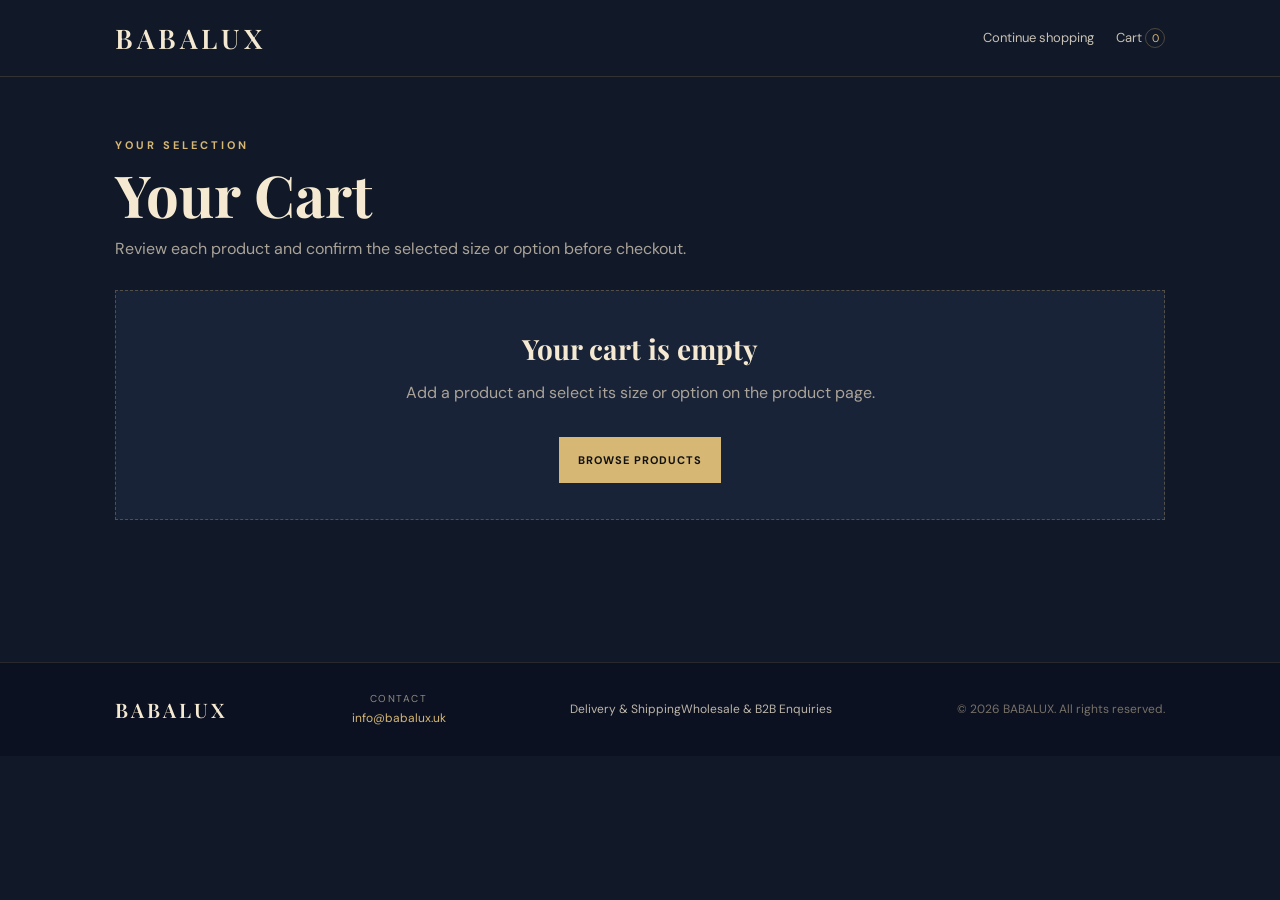
<file: cart.html>
<!doctype html>
<html lang="en">
<head>
  <meta charset="utf-8">
  <meta name="viewport" content="width=device-width,initial-scale=1">
  <meta name="description" content="Review your BABALUX basket and selected product sizes or options.">
  <title>Your Cart | BABALUX</title>
  <link rel="preconnect" href="https://fonts.googleapis.com">
  <link rel="preconnect" href="https://fonts.gstatic.com" crossorigin>
  <link href="https://fonts.googleapis.com/css2?family=DM+Sans:wght@400;500;600;700&family=Playfair+Display:wght@500;600;700&display=swap" rel="stylesheet">
  <style>
    *{box-sizing:border-box}
    body{margin:0;background:#111827;color:#f4f0e8;font-family:"DM Sans",Arial,sans-serif;line-height:1.6}
    a{color:inherit;text-decoration:none}
    img{display:block;max-width:100%}
    .container{width:min(1050px,calc(100% - 36px));margin:auto}
    header{position:sticky;top:0;z-index:10;background:#111827;border-bottom:1px solid rgba(214,183,116,.16)}
    .nav{min-height:76px;display:flex;align-items:center;justify-content:space-between;gap:18px}
    .logo{font:600 27px "Playfair Display",Georgia,serif;letter-spacing:4px;color:#f5ead1}
    .nav-links{display:flex;align-items:center;gap:22px;font-size:13px;color:#c8c1b5}
    .nav-links a:hover{color:#d6b774}
    .cart-count{display:inline-flex;align-items:center;justify-content:center;min-width:20px;height:20px;border:1px solid rgba(214,183,116,.3);border-radius:50%;font-size:11px;padding:0 5px;color:#d6b774}
    main{padding:60px 0 80px;min-height:65vh}
    .eyebrow{color:#d6b774;text-transform:uppercase;letter-spacing:3px;font-size:11px;font-weight:700}
    h1,h2{font-family:"Playfair Display",Georgia,serif;color:#f5ead1}
    h1{font-size:clamp(38px,6vw,58px);line-height:1.05;margin:9px 0 12px}
    .intro{color:#aaa398;margin:0 0 28px}
    .cart-layout{display:grid;grid-template-columns:minmax(0,1fr) 310px;gap:22px;align-items:start}
    .cart-items{display:grid;gap:14px}
    .cart-item{display:grid;grid-template-columns:120px minmax(0,1fr) auto;gap:18px;align-items:center;padding:16px;background:#192337;border:1px solid rgba(214,183,116,.15)}
    .cart-item-image-wrap{position:relative;width:120px;height:120px;background:#1e293b}.cart-item-image{width:100%;height:100%;object-fit:contain}.cart-item-variant-badge{position:absolute;left:5px;right:5px;bottom:5px;padding:4px 5px;background:rgba(17,24,39,.94);border:1px solid #d6b774;color:#d6b774;font-size:9px;font-weight:700;text-align:center;line-height:1.3;text-transform:uppercase;letter-spacing:.4px}
    .item-name{margin:0 0 5px;font-size:20px;line-height:1.2}
    .item-variant{margin:0 0 8px;color:#d6b774;font-size:13px}
    .item-price{color:#c8c1b5;font-size:13px}
    .item-actions{display:flex;align-items:center;gap:8px;flex-wrap:wrap;margin-top:12px}
    .qty-button{width:32px;height:32px;border:1px solid rgba(214,183,116,.35);background:transparent;color:#f5ead1;font-size:18px;cursor:pointer}
    .qty-number{min-width:22px;text-align:center}
    .remove-button{border:0;background:transparent;color:#c5a7a0;text-decoration:underline;cursor:pointer;font:inherit;font-size:12px;margin-left:6px}
    .line-total{white-space:nowrap;font:600 20px "Playfair Display",Georgia,serif;color:#f5ead1}
    .cart-summary{background:#192337;border:1px solid rgba(214,183,116,.2);padding:22px}
    .cart-summary h2{font-size:25px;margin:0 0 18px}
    .summary-row{display:flex;justify-content:space-between;gap:16px;margin:9px 0;color:#c8c1b5;font-size:14px}
    .summary-row.total{padding-top:14px;margin-top:16px;border-top:1px solid rgba(214,183,116,.17);font-weight:700;color:#f5ead1;font-size:17px}
    .shipping-note{font-size:12px;color:#99938a;margin:16px 0}
    .checkout-button,.continue-button{display:inline-flex;align-items:center;justify-content:center;min-height:46px;padding:0 18px;font:700 11px "DM Sans",Arial,sans-serif;text-transform:uppercase;letter-spacing:1px}
    .checkout-button{width:100%;border:1px solid #d6b774;background:#d6b774;color:#111;cursor:pointer}
    .checkout-button:disabled{border-color:#5f626c;background:#343b4a;color:#b5b4ba;cursor:not-allowed}
    .checkout-feedback{font-size:13px;color:#d6b774;line-height:1.5;overflow-wrap:anywhere}
    .delivery-check{margin:16px 0;padding:14px;background:#111827;border:1px solid rgba(214,183,116,.2)}
    .delivery-check label{display:block;margin-bottom:8px;color:#f5ead1;font-size:12px;font-weight:700}
    .delivery-postcode-controls{display:flex;gap:8px}
    #delivery-postcode{min-width:0;width:100%;padding:10px 11px;border:1px solid rgba(214,183,116,.35);background:#192337;color:#f4f0e8;font:inherit;font-size:13px}
    #delivery-postcode::placeholder{color:#8c8a88}
    .delivery-check-button{flex:0 0 auto;padding:0 12px;border:1px solid #d6b774;background:transparent;color:#f5ead1;font:700 10px "DM Sans",Arial,sans-serif;text-transform:uppercase;letter-spacing:.5px;cursor:pointer}
    .delivery-check-button:disabled{opacity:.55;cursor:wait}
    .delivery-feedback{font-size:12px;color:#aaa398;line-height:1.5;margin:9px 0 0;overflow-wrap:anywhere}
    .continue-button{border:1px solid #d6b774;background:#d6b774;color:#111;margin-top:12px}
    .empty-cart{padding:36px 22px;text-align:center;border:1px dashed rgba(214,183,116,.3);background:#192337}
    .empty-cart h2{margin:0 0 8px;font-size:28px}
    .empty-cart p{color:#aaa398;margin:0 0 20px}
    .hidden{display:none!important}
    footer{border-top:1px solid rgba(214,183,116,.14);padding:28px 0;background:#0b1120}
    .footer-inner{display:flex;justify-content:space-between;align-items:center;gap:16px;flex-wrap:wrap}
    .footer-logo{font:600 20px "Playfair Display",Georgia,serif;letter-spacing:3px;color:#f5ead1}
    .footer-links{font-size:12px;color:#bdb6aa}
    .copyright{font-size:12px;color:#777168}
    @media(max-width:760px){.cart-layout{grid-template-columns:1fr}.cart-summary{order:-1}.cart-item{grid-template-columns:84px minmax(0,1fr);gap:12px;padding:12px}.cart-item-image-wrap{width:84px;height:90px}.cart-item-variant-badge{font-size:8px;left:3px;right:3px;bottom:3px;padding:3px 2px}.line-total{grid-column:2;justify-self:start;font-size:18px}.item-name{font-size:17px}.nav{min-height:64px}.logo{font-size:22px}.nav-links{gap:12px;font-size:11px}main{padding:42px 0 60px}.footer-inner{flex-direction:column;text-align:center}}
  .footer-contact{display:flex;flex-direction:column;gap:2px;color:#bdb6aa;font-size:12px;text-align:center}.footer-contact span{color:#8f8a82;text-transform:uppercase;letter-spacing:1.5px;font-size:10px}.footer-contact a{color:#d6b774}.footer-contact a:hover{text-decoration:underline}@media(max-width:700px){.footer-contact{order:2}}\n</style>
</head>
<body>
  <header>
    <div class="container nav">
      <a class="logo" href="index.html">BABALUX</a>
      <nav class="nav-links" aria-label="Main navigation">
        <a href="index.html#products">Continue shopping</a>
        <a href="cart.html" aria-current="page">Cart <span class="cart-count" data-cart-count>0</span></a>
      </nav>
    </div>
  </header>
  <main class="container">
    <div class="eyebrow">Your selection</div>
    <h1>Your Cart</h1>
    <p class="intro">Review each product and confirm the selected size or option before checkout.</p>
    <div id="empty-cart" class="empty-cart hidden">
      <h2>Your cart is empty</h2>
      <p>Add a product and select its size or option on the product page.</p>
      <a class="continue-button" href="index.html#products">Browse products</a>
    </div>
    <div id="cart-layout" class="cart-layout">
      <div id="cart-items" class="cart-items"></div>
      <aside id="cart-summary" class="cart-summary">
        <h2>Order summary</h2>
        <div class="summary-row"><span>Product subtotal</span><strong id="cart-subtotal">£0.00</strong></div>
        <div class="delivery-check">
          <label for="delivery-postcode">Delivery postcode</label>
          <div class="delivery-postcode-controls">
            <input id="delivery-postcode" type="text" name="delivery-postcode" autocomplete="postal-code" maxlength="8" placeholder="e.g. B1 1AA" aria-describedby="delivery-feedback">
            <button class="delivery-check-button" id="calculate-delivery" type="button">Calculate</button>
          </div>
          <p class="delivery-feedback" id="delivery-feedback" role="status" aria-live="polite">Enter your postcode to calculate delivery. Fees range from £3.50 to £6.70 depending on your delivery area.</p>
        </div>
        <div class="summary-row"><span>Delivery</span><strong id="delivery-fee">Enter postcode</strong></div>
        <div class="summary-row total"><span>Order total</span><strong id="cart-total">£0.00</strong></div>
        <p class="shipping-note" id="cart-price-warning" hidden></p>
        <p class="shipping-note">Delivery is calculated from your postcode. Enter the same postcode for your delivery address at Stripe checkout. Eligible mainland areas in England, Scotland and Wales only; remote islands and Northern Ireland are excluded.</p>
        <button class="checkout-button" id="checkout-button" type="button" disabled>Calculate delivery first</button>
        <p class="checkout-feedback" id="checkout-feedback" role="status" aria-live="polite"></p>
        <a class="continue-button" href="index.html#products">Continue shopping</a>
      </aside>
    </div>
  </main>
  <footer>
    <div class="container footer-inner">
      <div class="footer-logo">BABALUX</div><div class="footer-contact"><span>Contact</span> <a href="mailto:info@babalux.uk">info@babalux.uk</a></div>
      <nav class="footer-links" aria-label="Footer links"><a href="shipping.html">Delivery &amp; Shipping</a><a href="wholesale.html">Wholesale &amp; B2B Enquiries</a></nav>
      <div class="copyright">© 2026 BABALUX. All rights reserved.</div>
    </div>
  </footer>
  <script src="cart.js?v=20261015variants"></script>
  <script>
    const money = new Intl.NumberFormat("en-GB", {style:"currency",currency:"GBP"});
    const escapeHtml = value => String(value ?? "").replace(/[&<>"']/g, ch => ({"&":"&amp;","<":"&lt;",">":"&gt;",'"':"&quot;","'":"&#39;"}[ch]));
    const safeImageUrl = value => encodeURI(String(value || ""));
    let deliveryQuote = null;

    function renderCart() {
      const cart = window.getBabaluxCart();
      const empty = document.getElementById("empty-cart");
      const layout = document.getElementById("cart-layout");
      const itemsWrap = document.getElementById("cart-items");

      empty.classList.toggle("hidden", cart.length > 0);
      layout.classList.toggle("hidden", cart.length === 0);

      const priceWarning = document.getElementById("cart-price-warning");
      const checkoutButton = document.getElementById("checkout-button");
      const checkoutFeedback = document.getElementById("checkout-feedback");
      if (!cart.length) {
        itemsWrap.innerHTML = "";
        document.getElementById("cart-subtotal").textContent = money.format(0);
        document.getElementById("delivery-fee").textContent = "Enter postcode";
        document.getElementById("cart-total").textContent = money.format(0);
        if (priceWarning) {
          priceWarning.hidden = true;
          priceWarning.textContent = "";
        }
        if (checkoutButton) {
          checkoutButton.disabled = true;
          checkoutButton.textContent = "Cart is empty";
        }
        return;
      }

      itemsWrap.innerHTML = cart.map(item => {
        const qty = Math.max(1, Number(item.quantity) || 1);
        const priceConfirmed = item.priceConfirmed !== false;
        const unit = Math.max(0, Number(item.unitPrice) || 0);
        const lineTotal = qty * unit;
        const unitDisplay = priceConfirmed ? money.format(unit) + " each" : "Price to be confirmed";
        const totalDisplay = priceConfirmed ? money.format(lineTotal) : "Price pending";
        return '<article class="cart-item">' +
          '<div class="cart-item-image-wrap"><img class="cart-item-image" src="' + escapeHtml(safeImageUrl(item.id === "jytop-1-piece-extra-large-black-donut-maker" ? "hair_donut_bun_makers_no_price.jpg" : (item.image || ""))) + '" alt="' + escapeHtml(item.name || "BABALUX product") + '" loading="lazy">' +
            (item.variant ? '<span class="cart-item-variant-badge">' + escapeHtml(item.variant) + '</span>' : '') +
          '</div>' +
          '<div class="cart-item-info">' +
            '<h2 class="item-name">' + escapeHtml(item.name || "BABALUX product") + '</h2>' +
            (item.variant ? '<p class="item-variant">Selected: ' + escapeHtml(item.variant) + '</p>' : '') +
            '<div class="item-price">' + unitDisplay + '</div>' +
            '<div class="item-actions">' +
              '<button class="qty-button" type="button" data-cart-action="decrease" data-cart-key="' + escapeHtml(item.key) + '" aria-label="Decrease quantity">−</button>' +
              '<span class="qty-number">' + qty + '</span>' +
              '<button class="qty-button" type="button" data-cart-action="increase" data-cart-key="' + escapeHtml(item.key) + '" aria-label="Increase quantity">+</button>' +
              '<button class="remove-button" type="button" data-cart-action="remove" data-cart-key="' + escapeHtml(item.key) + '">Remove</button>' +
            '</div>' +
          '</div>' +
          '<div class="line-total">' + totalDisplay + '</div>' +
        '</article>';
      }).join("");

      const confirmedItems = cart.filter(item => item.priceConfirmed !== false);
      const hasPendingPrice = cart.some(item => item.priceConfirmed === false);
      const subtotal = confirmedItems.reduce((sum, item) => sum + Math.max(0, Number(item.unitPrice) || 0) * Math.max(1, Number(item.quantity) || 1), 0);
      document.getElementById("cart-subtotal").textContent = money.format(subtotal);
      document.getElementById("delivery-fee").textContent = deliveryQuote
        ? money.format(deliveryQuote.feePence / 100)
        : "Enter postcode";
      document.getElementById("cart-total").textContent = hasPendingPrice
        ? "Price confirmation needed"
        : deliveryQuote
          ? money.format(subtotal + deliveryQuote.feePence / 100)
          : "Calculate delivery";
      if (priceWarning) {
        priceWarning.hidden = !hasPendingPrice;
        priceWarning.textContent = hasPendingPrice
          ? "At least one selected option needs a confirmed price. It is saved in your cart, but your full total cannot be calculated yet."
          : "";
      }
      if (checkoutButton) {
        checkoutButton.disabled = hasPendingPrice || !deliveryQuote;
        checkoutButton.textContent = hasPendingPrice
          ? "Price confirmation needed"
          : deliveryQuote
            ? "Proceed to checkout"
            : "Calculate delivery first";
      }
      if (checkoutFeedback && !checkoutButton?.dataset.loading && !deliveryQuote) {
        checkoutFeedback.textContent = hasPendingPrice
          ? "Remove or change any option marked Price pending before checkout."
          : "Enter your delivery postcode and click Calculate before checkout.";
      }
    }

    document.addEventListener("click", event => {
      const button = event.target.closest("[data-cart-action]");
      if (!button) return;
      const action = button.dataset.cartAction;
      const key = button.dataset.cartKey;
      let cart = window.getBabaluxCart();

      if (action === "remove") {
        cart = cart.filter(item => item.key !== key);
      } else {
        cart = cart.map(item => {
          if (item.key !== key) return item;
          const quantity = Math.max(1, Number(item.quantity) || 1);
          return {...item, quantity: action === "increase" ? Math.min(99, quantity + 1) : Math.max(1, quantity - 1)};
        });
      }

      window.saveBabaluxCart(cart);
      renderCart();
    });


    const checkoutButton = document.getElementById("checkout-button");
    const checkoutFeedback = document.getElementById("checkout-feedback");
    const deliveryPostcodeInput = document.getElementById("delivery-postcode");
    const calculateDeliveryButton = document.getElementById("calculate-delivery");
    const deliveryFeedback = document.getElementById("delivery-feedback");
    const workerEndpoint = "https://twilight-mouse-c37e.arthur-mondoy12.workers.dev";

    if (deliveryPostcodeInput) {
      deliveryPostcodeInput.addEventListener("input", () => {
        deliveryQuote = null;
        if (deliveryFeedback) deliveryFeedback.textContent = "Click Calculate to check your delivery fee.";
        renderCart();
      });
    }

    if (calculateDeliveryButton) {
      calculateDeliveryButton.addEventListener("click", async () => {
        const postcode = String(deliveryPostcodeInput?.value || "").trim();
        if (!postcode) {
          if (deliveryFeedback) deliveryFeedback.textContent = "Enter your delivery postcode first.";
          deliveryPostcodeInput?.focus();
          return;
        }
        calculateDeliveryButton.disabled = true;
        calculateDeliveryButton.textContent = "Checking…";
        if (deliveryFeedback) deliveryFeedback.textContent = "Checking postcode and calculating delivery…";
        try {
          const response = await fetch(workerEndpoint + "?action=shipping-quote&postcode=" + encodeURIComponent(postcode));
          let payload = {};
          try { payload = await response.json(); } catch {}
          if (!response.ok || !Number.isFinite(Number(payload.feePence))) {
            throw new Error(payload.error || "We couldn't calculate delivery. Check the postcode and try again.");
          }
          deliveryQuote = payload;
          deliveryPostcodeInput.value = payload.postcode;
          renderCart();
          if (deliveryFeedback) {
            deliveryFeedback.textContent = payload.zone + " delivery: " + money.format(payload.feePence / 100) + ". Use the same postcode for the delivery address at checkout.";
          }
        } catch (error) {
          deliveryQuote = null;
          renderCart();
          if (deliveryFeedback) deliveryFeedback.textContent = error.message || "We couldn't calculate delivery. Please try again.";
        } finally {
          calculateDeliveryButton.disabled = false;
          calculateDeliveryButton.textContent = "Calculate";
        }
      });
    }

    if (checkoutButton) {
      checkoutButton.addEventListener("click", async () => {
        const cart = window.getBabaluxCart();
        if (!cart.length || cart.some(item => item.priceConfirmed === false) || !deliveryQuote) {
          renderCart();
          if (!deliveryQuote && deliveryFeedback) deliveryFeedback.textContent = "Enter your delivery postcode and click Calculate before checkout.";
          return;
        }

        checkoutButton.disabled = true;
        checkoutButton.dataset.loading = "true";
        checkoutButton.textContent = "Opening secure checkout…";
        if (checkoutFeedback) checkoutFeedback.textContent = "Connecting securely to Stripe…";

        try {
          const response = await fetch("https://twilight-mouse-c37e.arthur-mondoy12.workers.dev", {
            method: "POST",
            headers: {"Content-Type":"text/plain;charset=UTF-8"},
            body: JSON.stringify({
              postcode: deliveryQuote.postcode,
              items: cart.map(item => ({
                id: item.id,
                key: item.key,
                quantity: item.quantity
              }))
            })
          });

          let payload = {};
          try { payload = await response.json(); } catch {}
          if (!response.ok || !payload.url) {
            throw new Error(payload.error || "Stripe could not start checkout. Please try again.");
          }
          window.location.assign(payload.url);
        } catch (error) {
          delete checkoutButton.dataset.loading;
          renderCart();
          if (checkoutFeedback) checkoutFeedback.textContent = error.message || "Checkout failed. Please try again.";
        }
      });
    }

    window.addEventListener("babalux-cart-updated", renderCart);
    renderCart();
  </script>
</body>
</html>
</file>
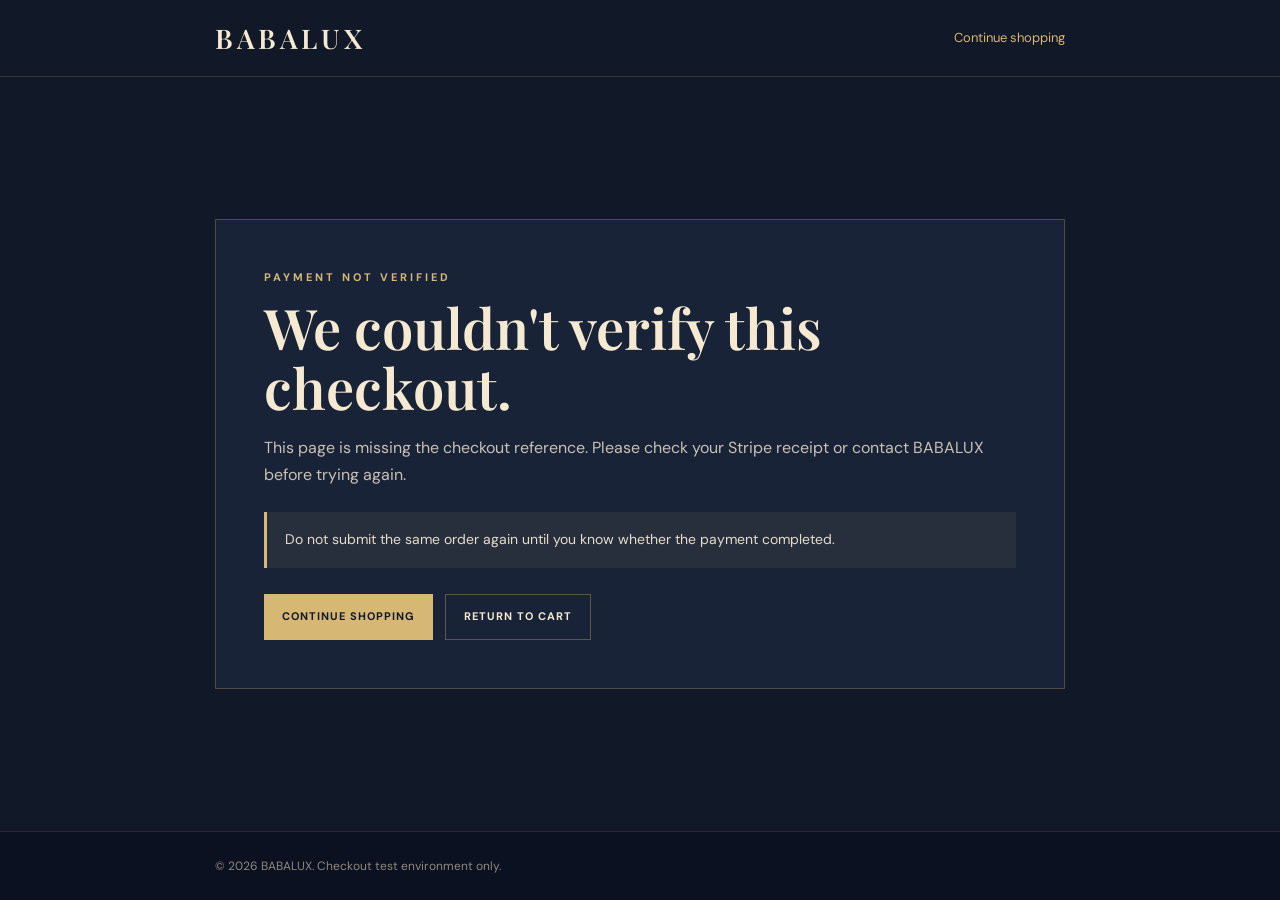
<file: checkout-success.html>
<!doctype html>
<html lang="en">
<head>
  <meta charset="utf-8">
  <meta name="viewport" content="width=device-width,initial-scale=1">
  <meta name="robots" content="noindex,nofollow">
  <title>Checkout status | BABALUX</title>
  <link rel="preconnect" href="https://fonts.googleapis.com">
  <link rel="preconnect" href="https://fonts.gstatic.com" crossorigin>
  <link href="https://fonts.googleapis.com/css2?family=DM+Sans:wght@400;500;600;700&family=Playfair+Display:wght@500;600;700&display=swap" rel="stylesheet">
  <style>
    *{box-sizing:border-box}
    body{margin:0;min-height:100vh;background:#111827;color:#f4f0e8;font-family:"DM Sans",Arial,sans-serif;line-height:1.7;display:flex;flex-direction:column}
    a{color:inherit;text-decoration:none}
    header{background:#111827;border-bottom:1px solid rgba(214,183,116,.2)}
    .container{width:min(850px,calc(100% - 36px));margin:auto}
    .nav{min-height:76px;display:flex;align-items:center;justify-content:space-between;gap:18px}
    .logo{font:600 27px "Playfair Display",Georgia,serif;letter-spacing:4px;color:#f5ead1}
    .nav-link{font-size:13px;color:#d6b774}
    main{flex:1;display:grid;place-items:center;padding:60px 0}
    .panel{width:100%;padding:clamp(26px,6vw,48px);border:1px solid rgba(214,183,116,.28);background:#192337}
    .eyebrow{margin:0 0 10px;color:#d6b774;text-transform:uppercase;letter-spacing:3px;font-size:11px;font-weight:700}
    h1{margin:0 0 16px;color:#f5ead1;font:600 clamp(35px,6vw,56px)/1.08 "Playfair Display",Georgia,serif}
    p{margin:0 0 14px;color:#c8c1b5}
    .notice{margin:24px 0;padding:16px 18px;border-left:3px solid #d6b774;background:rgba(214,183,116,.08);color:#e5dccb;font-size:14px}
    .actions{display:flex;gap:12px;flex-wrap:wrap;margin-top:26px}
    .button{display:inline-flex;align-items:center;justify-content:center;min-height:46px;padding:0 18px;background:#d6b774;color:#111827;font-size:11px;font-weight:700;letter-spacing:1px;text-transform:uppercase}
    .button.secondary{border:1px solid rgba(214,183,116,.35);background:transparent;color:#f5ead1}
    footer{border-top:1px solid rgba(214,183,116,.14);padding:24px 0;background:#0b1120;color:#8f897e;font-size:12px}
  </style>
</head>
<body>
  <header>
    <div class="container nav">
      <a class="logo" href="index.html">BABALUX</a>
      <a class="nav-link" href="index.html#products">Continue shopping</a>
    </div>
  </header>
  <main class="container">
    <section class="panel">
      <p class="eyebrow" id="success-eyebrow">Checking payment</p>
      <h1 id="success-heading">Checking your checkout…</h1>
      <p id="success-message">Please wait while BABALUX verifies the payment status with Stripe. Do not submit the same order again while this check is in progress.</p>
      <div class="notice" id="success-notice">If this page cannot verify your payment, check your Stripe receipt or contact BABALUX before attempting another payment.</div>
      <div class="actions">
        <a class="button" href="index.html#products">Continue shopping</a>
        <a class="button secondary" href="cart.html">Return to cart</a>
      </div>
    </section>
  </main>
  <footer><div class="container">© 2026 BABALUX. Checkout test environment only.</div></footer>
  <script>
    (async function verifyCheckoutReturn() {
      const params = new URLSearchParams(window.location.search);
      const sessionId = params.get("session_id") || "";
      const mode = params.get("mode") === "live" ? "live" : "test";
      const eyebrow = document.getElementById("success-eyebrow");
      const heading = document.getElementById("success-heading");
      const message = document.getElementById("success-message");
      const notice = document.getElementById("success-notice");

      if (!sessionId) {
        eyebrow.textContent = "Payment not verified";
        heading.textContent = "We couldn't verify this checkout.";
        message.textContent = "This page is missing the checkout reference. Please check your Stripe receipt or contact BABALUX before trying again.";
        notice.textContent = "Do not submit the same order again until you know whether the payment completed.";
        return;
      }

      try {
        const endpoint = "https://twilight-mouse-c37e.arthur-mondoy12.workers.dev";
        const response = await fetch(endpoint + "?action=verify-session&mode=" + encodeURIComponent(mode) + "&session_id=" + encodeURIComponent(sessionId));
        const result = await response.json();
        if (!response.ok || !result.verified) {
          eyebrow.textContent = "Payment not confirmed";
          heading.textContent = "Your payment hasn't been confirmed.";
          message.textContent = "Stripe has not reported a completed payment for this checkout session.";
          notice.textContent = "If you believe you have been charged, check your Stripe receipt or contact BABALUX before trying again.";
          return;
        }

        if (mode === "test") {
          eyebrow.textContent = "Checkout test";
          heading.textContent = "Thank you for testing BABALUX.";
          message.textContent = "Stripe confirmed this test payment. No real money was taken.";
          notice.textContent = "This was a test order only; no goods will be dispatched.";
        } else {
          eyebrow.textContent = "Payment confirmed";
          heading.textContent = "Thank you for your order.";
          message.textContent = "Stripe has confirmed your payment of " + new Intl.NumberFormat("en-GB", {style:"currency",currency:result.currency || "GBP"}).format((Number(result.amountTotal) || 0) / 100) + ".";
          notice.textContent = "Please keep your order confirmation. BABALUX will process your order according to the published delivery terms.";
        }
      } catch {
        eyebrow.textContent = "Payment status unavailable";
        heading.textContent = "We couldn't check the payment yet.";
        message.textContent = "The payment status couldn't be verified right now.";
        notice.textContent = "Please check your Stripe receipt or contact BABALUX before making another payment.";
      }
    })();
  </script>
</body>
</html>
</file>
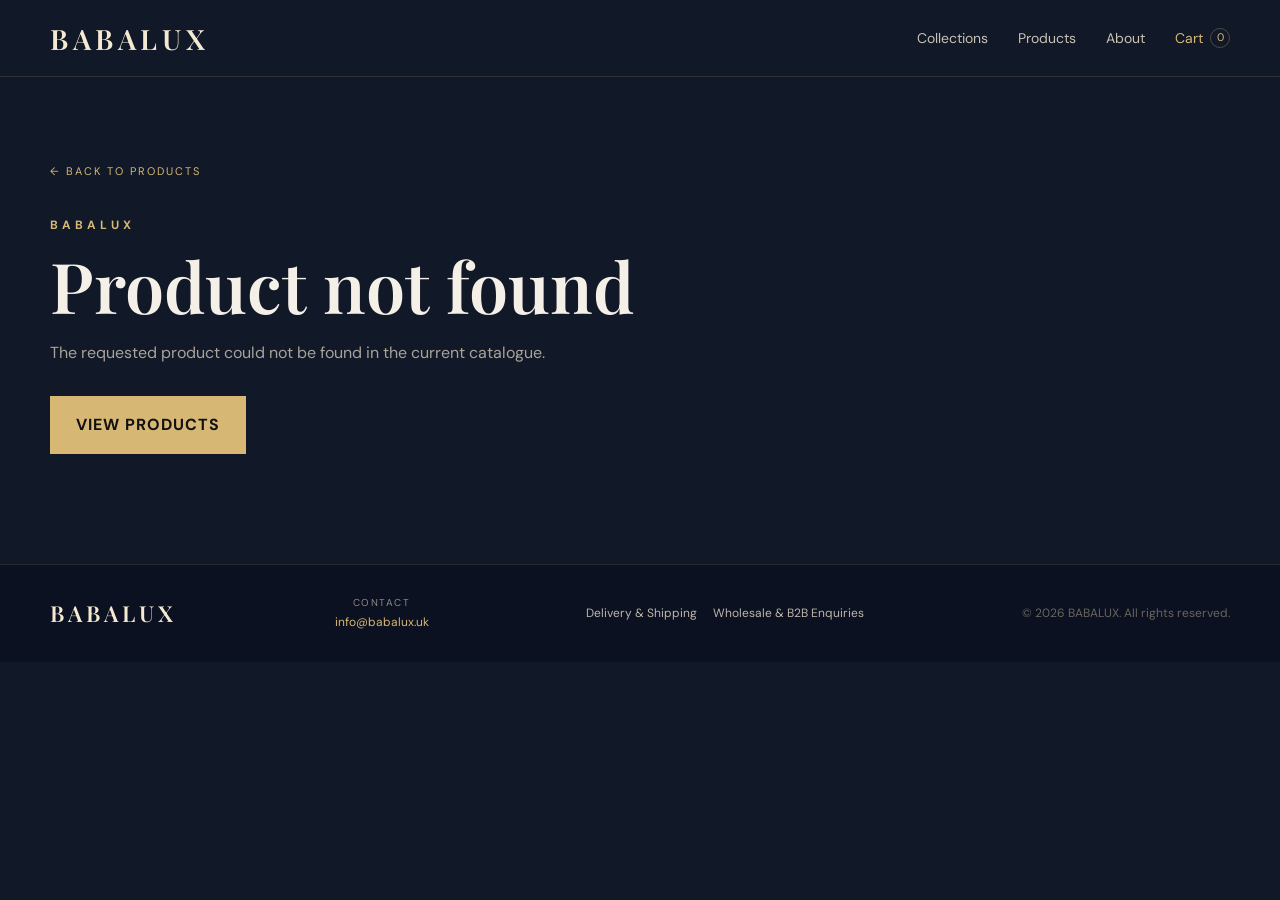
<file: product.html>
<!doctype html>
<html lang="en">
<head>
<meta charset="utf-8">
<meta name="viewport" content="width=device-width,initial-scale=1">
<title>BABALUX | Product</title>
<meta name="description" content="BABALUX professional grooming and beauty product details.">
<link rel="preconnect" href="https://fonts.googleapis.com">
<link rel="preconnect" href="https://fonts.gstatic.com" crossorigin>
<link href="https://fonts.googleapis.com/css2?family=DM+Sans:wght@400;500;600;700&family=Playfair+Display:wght@500;600;700&display=swap" rel="stylesheet">
<style>
*{box-sizing:border-box}
html{scroll-behavior:smooth}
body{margin:0;background:#111827;color:#f4f0e8;font-family:"DM Sans",Arial,sans-serif;line-height:1.6}
a{color:inherit;text-decoration:none}
.container{width:min(1180px,calc(100% - 40px));margin:auto}
header{position:sticky;top:0;z-index:10;background:#111827!important;backdrop-filter:blur(14px);border-bottom:1px solid rgba(214,183,116,.16)}
.nav{min-height:76px;display:flex;align-items:center;justify-content:space-between}
.logo{font:600 28px "Playfair Display",Georgia,serif;letter-spacing:5px;color:#f5ead1}
.nav-links{display:flex;gap:30px;list-style:none;color:#c8c1b5;font-size:14px}
.nav-links a:hover{color:#d6b774}
.product-page{padding:80px 0 110px}
.back-link{display:inline-block;color:#d6b774;text-transform:uppercase;letter-spacing:2px;font-size:11px;margin-bottom:35px}
.product-layout{display:grid;grid-template-columns:1.05fr .95fr;gap:65px;align-items:start}

.gallery{width:100%}
.product-visual{position:relative;min-height:560px;background:radial-gradient(circle,rgba(255,255,255,.07),transparent 50%),#1E293B;border:1px solid rgba(214,183,116,.14);display:flex;align-items:center;justify-content:center;padding:30px;overflow:hidden}
.gallery-stage{width:100%;touch-action:pan-y;overflow:hidden}
.gallery-track{display:flex;transition:transform .28s ease;will-change:transform}
.gallery-slide{min-width:100%;display:flex;align-items:center;justify-content:center}
.gallery-slide img{width:100%;height:520px;object-fit:contain}
.gallery-arrow{position:absolute;top:50%;transform:translateY(-50%);width:42px;height:42px;border:1px solid rgba(214,183,116,.35);background:rgba(17,24,39,.80);color:#d6b774;border-radius:50%;font-size:22px;line-height:1;cursor:pointer;z-index:2}
.gallery-arrow:hover{background:#d6b774;color:#111}
.gallery-prev{left:14px}.gallery-next{right:14px}
.gallery-dots{display:flex;justify-content:center;gap:8px;margin-top:14px}
.gallery-dot{width:8px;height:8px;border:1px solid #d6b774;border-radius:50%;background:transparent;padding:0;cursor:pointer}
.gallery-dot.active{background:#d6b774}
.gallery-counter{text-align:center;margin-top:8px;color:#6f6a63;font-size:11px;letter-spacing:1px}
@media(max-width:800px){.product-visual{min-height:420px}.gallery-slide img{height:390px}}

.product-visual img{width:100%;height:520px;object-fit:contain}
.placeholder{text-align:center;color:#77716a}
.placeholder strong{display:block;color:#d6b774;text-transform:uppercase;letter-spacing:2px;font-size:11px;margin-bottom:10px}
.eyebrow{color:#d6b774;text-transform:uppercase;letter-spacing:4px;font-size:12px;font-weight:700;margin-bottom:15px}
h1{font:600 clamp(42px,6vw,70px)/1.02 "Playfair Display",Georgia,serif;margin:0 0 18px}
.category{color:#d6b774;text-transform:uppercase;letter-spacing:2px;font-size:11px;font-weight:700;margin-bottom:10px}
.description{color:#aaa39a;font-size:16px;line-height:1.8;max-width:650px;margin-bottom:28px}
.meta{display:flex;flex-wrap:wrap;gap:8px;margin-bottom:28px}
.pill{border:1px solid rgba(214,183,116,.2);padding:8px 11px;color:#c8c1b5;font-size:11px}.variant-picker{margin:0 0 28px}.variant-label{display:block;color:#f5ead1;font-weight:700;margin-bottom:10px}.variant-options{display:grid;grid-template-columns:repeat(3,1fr);gap:10px}.variant-option{border:1px solid rgba(214,183,116,.2);background:#1B2538;color:#f4f0e8;padding:10px;cursor:pointer;text-align:center}.variant-option.active{border-color:#d6b774;box-shadow:inset 0 0 0 1px #d6b774}.variant-option img{width:100%;height:90px;object-fit:contain;background:#243047;margin-bottom:8px}.variant-option span{display:block;font-size:12px}
.price{font:600 31px "Playfair Display",Georgia,serif;color:#f5ead1;margin-bottom:24px}
.buy-button{display:inline-flex;align-items:center;justify-content:center;border:1px solid #d6b774;background:#d6b774;color:#111;padding:15px 25px;font-weight:700;text-transform:uppercase;letter-spacing:1px;cursor:pointer}
.buy-button:hover{background:transparent;color:#d6b774}
.note{margin-top:20px;color:#6f6a63;font-size:12px}
footer{border-top:1px solid rgba(214,183,116,.14);padding:30px 0;background:#0B1120}
.footer-inner{display:flex;justify-content:space-between;align-items:center}
.footer-logo{font:600 22px "Playfair Display",Georgia,serif;letter-spacing:4px;color:#f5ead1}
.copyright{color:#69655f;font-size:12px}
@media(max-width:800px){.product-layout{grid-template-columns:1fr;gap:35px}.product-visual{min-height:420px}.product-visual img{height:390px}}
@media(max-width:600px){.nav-links{gap:14px;font-size:12px}.nav-links li:nth-child(2){display:none}.product-page{padding-top:55px}.footer-inner{flex-direction:column;gap:10px}}

/* Mobile refinement */
@media (max-width: 800px) {
  html, body { width:100%; overflow-x:hidden; }
  .container { width:calc(100% - 28px); }
  .nav { min-height:64px; gap:14px; }
  .logo { font-size:22px; letter-spacing:3px; }
  .nav-links { margin:0; padding:0; gap:14px; font-size:11px; white-space:nowrap; }
  .product-page { padding:45px 0 70px; }
  .back-link { margin-bottom:24px; font-size:10px; }
  .product-layout { grid-template-columns:1fr; gap:28px; }
  .product-visual { min-height:360px; padding:16px; }
  .gallery-slide img,
  .product-visual img { height:360px; }
  .gallery-arrow { width:38px; height:38px; font-size:20px; }
  .gallery-prev { left:8px; }
  .gallery-next { right:8px; }
  h1 { font-size:clamp(38px,11vw,56px); }
  .description { font-size:15px; line-height:1.7; }
  .meta { gap:6px; }
  .pill { padding:7px 9px; font-size:10px; }
  .variant-options { grid-template-columns:repeat(2,1fr); }
  .variant-option img { height:78px; }
  .price { font-size:28px; }
  .buy-button { width:100%; min-height:50px; }
}
@media (max-width: 430px) {
  .nav-links { gap:10px; font-size:10px; }
  .logo { font-size:20px; }
  .product-page { padding-top:35px; }
  .product-visual { min-height:315px; }
  .gallery-slide img,
  .product-visual img { height:315px; }
  .gallery-arrow { width:34px; height:34px; }
  .variant-options { grid-template-columns:1fr 1fr; }
}



 /* Footer navigation for delivery information */
 .footer-links{display:flex;align-items:center;justify-content:center;gap:16px;flex-wrap:wrap;font-size:12px;color:#bdb6aa}
 .footer-links a:hover{color:#d6b774}
 @media(max-width:700px){.footer-links{justify-content:center}}
 
/* Variant and cart feedback */
.nav-cart-link{display:inline-flex;align-items:center;gap:7px;color:#d6b774!important}
.cart-count{display:inline-flex;align-items:center;justify-content:center;min-width:20px;height:20px;border:1px solid rgba(214,183,116,.3);border-radius:50%;font-size:11px;padding:0 5px;color:#d6b774}
.variant-summary{color:#d6b774;font-size:13px;margin:-12px 0 16px}
.cart-feedback{display:none;margin-top:14px;color:#c8c1b5;font-size:13px}
.cart-feedback.show{display:block}
.cart-feedback a{color:#d6b774;text-decoration:underline;text-underline-offset:3px}
.buy-button:disabled{opacity:.45;cursor:not-allowed}

.variant-image-badge{position:absolute;left:18px;top:18px;z-index:3;max-width:calc(100% - 36px);padding:7px 11px;background:rgba(17,24,39,.94);border:1px solid #d6b774;color:#d6b774;font-size:11px;font-weight:700;letter-spacing:1px;text-transform:uppercase;pointer-events:none}
.footer-contact{display:flex;flex-direction:column;gap:2px;color:#bdb6aa;font-size:12px;text-align:center}.footer-contact span{color:#8f8a82;text-transform:uppercase;letter-spacing:1.5px;font-size:10px}.footer-contact a{color:#d6b774}.footer-contact a:hover{text-decoration:underline}@media(max-width:700px){.footer-contact{order:2}}\n</style>
</head>
<body>
<header>
  <div class="container nav">
    <a class="logo" href="index.html">BABALUX</a>
    <ul class="nav-links">
      <li><a href="index.html#collections">Collections</a></li>
      <li><a href="index.html#products">Products</a></li>
      <li><a href="index.html#story">About</a></li>
      <li><a class="nav-cart-link" href="cart.html">Cart <span class="cart-count" data-cart-count>0</span></a></li>
    </ul>
  </div>
</header>

<main class="product-page">
  <div class="container">
    <a class="back-link" href="index.html#products">← Back to products</a>
    <div id="product-detail"></div>
  </div>
</main>

<footer>
  <div class="container footer-inner">
    <div class="footer-logo">BABALUX</div><div class="footer-contact"><span>Contact</span> <a href="mailto:info@babalux.uk">info@babalux.uk</a></div>
    <nav class="footer-links" aria-label="Footer links"><a href="shipping.html">Delivery &amp; Shipping</a><a href="wholesale.html">Wholesale &amp; B2B Enquiries</a></nav>
    <div class="copyright">© 2026 BABALUX. All rights reserved.</div>
  </div>
</footer>

<script src="cart.js?v=20261015variants"></script>
<script src="products-data.js?v=20261126bunmakerbeige"></script>
<script>
const products = window.BABALUX_PRODUCTS || [];

const oxicreamVariants = [
  {name:"9%", volume:"30 VOL", file:"babalux-oxicream-9-percent-30-vol.png"},
  {name:"6%", volume:"20 VOL", file:"BABALUX OXICREAM Salon Bottle.png"},
  {name:"3%", volume:"10 VOL", file:"Luxurious Babalux Oxicream Studio Bottle.png"},
  {name:"12%", volume:"40 VOL", file:"Luxury BABALUX OXICREAM Bottle.png"}
];
let selectedOxicreamVariant = 0;
const threadsHairVariants = [{name:"5.0"},{name:"7.0"}];
let selectedThreadsHairVariant = 0;
const blackHairPinsVariants = [{name:"N7",code:"30022"},{name:"N5",code:"30023"}];
let selectedBlackHairPinsVariant = 0;
let selectedPowderWaxVariant = 0;


const sizeVariantConfigs = {
  "studio-techno": {
    label: "Choose size",
    variants: [{value:"5.5",label:"5.5 inches"},{value:"6.0",label:"6.0 inches"}]
  },
  "sonic-plastic-handle": {
    label: "Choose size",
    variants: [{value:"5.5",label:"5.5 inches"},{value:"6.0",label:"6.0 inches"}]
  },
  "standard-272": {
    label: "Choose size",
    variants: [{value:"5.5",label:"5.5 inches"},{value:"6.5",label:"6.5 inches"}]
  },
  "standard-2127": {
    label: "Choose size",
    variants: [{value:"6.0",label:"6.0 inches"},{value:"6.5",label:"6.5 inches"}]
  },
  "standard-hair-scissors": {
    label: "Choose size",
    variants: [{value:"5.5",label:"5.5 inches"},{value:"6.0",label:"6.0 inches"},{value:"6.5",label:"6.5 inches"}]
  },
  "babalux-hair-gel-n4": {
    label: "Choose formula / hold",
    variants: [
      {value:"n4",label:"Keratin Complex 4 — Ultra Hold",cartLabel:"Keratin Complex 4 — Ultra Hold",image:"babalux-hair-gel-n4-1.png"},
      {value:"n5",label:"Gum Effect Plus 5 — Ultra Hold",cartLabel:"Gum Effect Plus 5 — Ultra Hold",image:"babalux-hair-gel-n5.jpg"}
    ]
  },
  "jytop-1-piece-extra-large-black-donut-maker": {
    label: "Choose size",
    variants: [
      {value:"small",label:"Small — Code 30025S",cartLabel:"Small (Code 30025S)",showImageBadge:true},
      {value:"medium",label:"Medium — Code 30025N",cartLabel:"Medium (Code 30025N)",showImageBadge:true},
      {value:"large",label:"Large — Code 30025L",cartLabel:"Large (Code 30025L)",showImageBadge:true}
    ]
  },
  "kl-cupping-therapy-kit-30034-30035": {
    label: "Choose option",
    variants: [
      {value:"single-cup",label:"Single suction cup — Code 30034",cartLabel:"Single suction cup (Code 30034)",showImageBadge:true},
      {value:"pump-set",label:"Hand-pump cup set — Code 30035",cartLabel:"Hand-pump cup set (Code 30035)",showImageBadge:true}
    ]
  },
  "more-for-you-roll-on-wax-100ml": {
    label: "Choose wax type",
    variants: [
      {value:"natural",label:"Natural — Code 4008",cartLabel:"Natural (Code 4008)",image:"more-for-you-roll-on-wax-code-4008.jpg",showImageBadge:true},
      {value:"azulen",label:"Azulen — Code 4009",cartLabel:"Azulen (Code 4009)",image:"more-for-you-roll-on-wax-code-4009-sharp.jpg",showImageBadge:true}
    ]
  },
  "black-mesh-hair-donut-bun-maker-30026": {
    label: "Choose size",
    colourLabel: "Choose colour",
    colours: [
      {value:"black",label:"Black",image:"hair_donut_bun_makers_sizes_1x1.jpg",gallery:["hair_donut_bun_makers_sizes_1x1.jpg"]},
      {value:"beige",label:"Beige",image:"bun_rings_product_image.jpg",gallery:["bun_rings_product_image.jpg"]}
    ],
    variants: [
      {value:"small",label:"Small — Code 30026S",cartLabel:"Small (Code 30026S)",price:"£1.00",showImageBadge:true},
      {value:"medium",label:"Medium",cartLabel:"Medium",price:"£1.50",showImageBadge:true},
      {value:"large",label:"Large — Code 30026L",cartLabel:"Large (Code 30026L)",price:"£2.00",showImageBadge:true}
    ]
  },
  "more-for-you-canned-wax-40013-40014": {
    label: "Choose wax type",
    variants: [
      {value:"titanium",label:"Titanium — Code 40013",cartLabel:"Titanium (Code 40013)",price:"£6.99",showImageBadge:true},
      {value:"azulen",label:"Azulen — Code 40014",cartLabel:"Azulen (Code 40014)",price:"£6.99",showImageBadge:true}
    ]
  },
  "more-for-you-non-woven-depilating-paper-40020-40022": {
    label: "Choose format",
    variants: [
      {value:"roll",label:"Roll — Code 40020",cartLabel:"Roll (Code 40020)",price:"£7.00",showImageBadge:true},
      {value:"pack",label:"Folded pack — Code 40022",cartLabel:"Folded pack (Code 40022)",price:"£3.00",showImageBadge:true}
    ]
  },

  "borthe-facial-lightening-scrub-500g": {
    label: "Choose scrub type",
    variants: [
      {
        value: "purple-bunch",
        label: "Purple Bunch",
        cartLabel: "Purple Bunch",
        image: "borthe_purple_bunch_facial_scrub_main.jpg",
        gallery: ["borthe_purple_bunch_facial_scrub_main.jpg", "borthe_purple_bunch_facial_scrub_back.jpg"]
      },
      {
        value: "cucumber",
        label: "Cucumber",
        cartLabel: "Cucumber",
        image: "borthe_cucumber_facial_scrub_main.jpg",
        gallery: ["borthe_cucumber_facial_scrub_main.jpg", "borthe_cucumber_facial_scrub_back_alt.jpg", "Borthe Cucumber Scrub Back Label.png"]
      },
      {
        value: "lavender",
        label: "Lavender",
        cartLabel: "Lavender",
        image: "borthe_lavender_facial_scrub_main.jpg",
        gallery: ["borthe_lavender_facial_scrub_main.jpg", "borthe_lavender_facial_scrub_back.jpg", "borthe_lavender_facial_scrub_back_alt.jpg"]
      }
    ]
  }
};
const excellenceBrushVariants = [
  {name:"Gold"},
  {name:"Bronze"},
  {name:"Sand"},
  {name:"Black"}
];

const params = new URLSearchParams(window.location.search);
const id = params.get("id");
const product = products.find(p => p[0] === id);
const detail = document.getElementById("product-detail");

if (!product) {
  document.title = "BABALUX | Product not found";
  detail.innerHTML = `
    <div class="eyebrow">BABALUX</div>
    <h1>Product not found</h1>
    <p class="description">The requested product could not be found in the current catalogue.</p>
    <a class="buy-button" href="index.html#products">View Products</a>
  `;
} else {
  if (product[0] === "american-line-bobby-pins-500g") {
    product[1] = "THREADS FOR HAIR IN A BOX, FLUTED (500g)";
  }
  if (product[0] === "babalux-hair-gel-n4") {
    product[1] = "BABALUX HAIR GEL N4 / N5";
    product[5] = "Hair styling gel available in Keratin Complex 4 and Gum Effect Plus 5. Ultra Hold.";
    product[6] = ["N4", "N5", "Keratin Complex 4", "Gum Effect Plus 5", "Ultra Hold"];
  }
  document.title = `BABALUX | ${product[1]}`;
  const galleries = {
  "black-hair-pins-500g": ["black-hair-pins-500g-main.jpg","black-hair-pins-500g-detail.jpg"],
  "kl-cupping-therapy-kit-30034-30035": ["cupping-therapy-kit-1x1.jpg"],
  "more-for-you-roll-on-wax-100ml": ["more-for-you-roll-on-wax-code-4008.jpg"],
  "black-mesh-hair-donut-bun-maker-30026": ["hair_donut_bun_makers_sizes_1x1.jpg", "bun_rings_product_image.jpg"],
  "more-for-you-canned-wax-40013-40014": ["more-for-you-canned-wax-titanium-azulen-1x1.jpg"],
  "more-for-you-non-woven-depilating-paper-40020-40022": ["more-for-you-non-woven-depilating-paper-1x1.jpg"],
  "iha-single-use-hemostatic-sticks-a037": ["iha_single_use_24_piece_box_a037_1x1.jpg"],
  "bio-keratin-gold-professional-c09": ["bio_keratin_gold_professional_c09.jpg"],
  "barber-mat-h036": ["barber_mat_H036_1x1.jpg"],
  "babalux-barber-neck-paper": ["babalux_neck_paper_main.jpg"],
  "jytop-1-piece-extra-large-black-donut-maker": ["hair_donut_bun_makers_no_price.jpg"],
  "marmara-barber-cologne-graffiti-no24-150ml": ["Barber Marmara No. 24 Amber Cologne Display.png"],
  "threads-for-hair-fluted-500g": ["sabrina-hair-grips.jpg"],
  "american-line-bobby-pins-500g": ["American_Line_Bobby_Pins_on_Marble.jpg", "black-hair-pins.jpg"],
  "babalux-barber-hair-styling-powder-wax": ["BABALUX Blue Barber Wax Showcase.png","BABALUX Red Powder Wax NEW.png","BABALUX Barber Powder Wax Display.png"],
  "modern-black-barber-chair": ["Luxury Black Barber Chair Studio.png"],
  "modern-black-salon-styling-chair": ["Modern Black Salon Styling Chair.png"],
  "hair-salon-chair-premium": ["hair_salon_chair_premium_L01_main.jpg", "hair_salon_chair_premium_L01_angles.jpg"],
  "thread-for-hair-removal": ["Luxury Black Thread Cone on Marble.png"],
  "studio-techno": ["studio-techno-2.png"],
  "pro-cut": ["pro-cut-2.png", "pro-cut-1.png"],
  "pet-scissors": ["pet-scissors-product-image-1.png"],
  "sonic-plastic-handle": ["sonic-plastic-handle-series-1.png"],
  "studio-techno-relax-th": ["studio-techno-relax-th-1.png"],
  "standard-2127": ["standard-hair-scissors-2127.png"],
  "pro-cut-comb": ["pro-cut-thinning-comb.png"],
  "standard-272": ["https://www.babaluxpro.com/web/image/product.product/38/image_1024/STANDARD%20HAIR%20SCISSORS%20%286.5%29?unique=ac3d7d8&babalux=272correctimage20261025"],
  "gold-series-2471": ["gold-series-1.png"],
  "studio-style-2433": ["studio-style-2433.png"],
  "studio-style-2431": ["studio-style-2431.png"],
  "standard-set": ["standard-hair-scissors-set.png"],
  "standard-hair-scissors": ["standard-hair-scissors.jpg"],
  "babalux-hair-wax-04": ["babalux-hair-wax-04-1.png", "babalux-hair-wax-04-2.png"],
  "babalux-hair-wax-03": ["babalux-hair-wax-03-1.png", "babalux-hair-wax-03-2.jpg"],
  "babalux-hair-wax-01": ["babalux-barber-01-image-1.png", "babalux-barber-01-image-2.png", "babalux-barber-01-image-3.png"],
  "babalux-hair-wax-02": ["BABALUX HAIR WAX 02 image 1.jpg","BABALUX HAIR WAX 02 image 2.jpg"],
  "babalux-spider-hair-wax": ["babalux-spider-hair-wax-1.png", "babalux-spider-hair-wax-2.png"],
  "babalux-hair-wax-cream-01": ["babaluxhairwax.cream01.png"],
  "babalux-hair-gel-n4": ["babalux-hair-gel-n4-1.png", "babalux-hair-gel-n4-2.png"],
  "babalux-shaving-gel": ["babalux-shaving-gel-1.png?v=3", "babalux-shaving-gel-2.png?v=3"],
  "fashionblades-professional": ["fashionblades-professional-1.png.png"],
  "nano-tech-5815": ["nano-tech-5815-1.png"],
  "nano-tech-5810": ["nano-tech-5810-1.png"],
  "slim": ["slim-1.png"],
  "eco-line-545": ["Blue Comb in a Luxurious Salon (4).png"],
  "eco-line-541": ["Blue Eco-Line Comb on Marble (3).png"],
  "eco-line-534": ["Blue KIEPE Comb on Marble Counter (10).png"],
  "eco-line-533": ["Blue Kiepe Comb on Luxury Marble (7).png"],
  "eco-line-535": ["Blue Kiepe Comb on Marble (1).png"],
  "eco-line-563": ["Blue Kiepe Comb on Marble (2).png"],
  "eco-line-561": ["Blue Kiepe Comb on Marble (9).png"],
  "eco-line-547": ["Blue Kiepe Comb on Marble Countertop (6).png"],
  "eco-line-565": ["Carbon Fibre Rat-Tail Comb on Marble (13).png"],
  "active-carbon-fibre-510": ["Kiepe Carbon Fibre Comb on Marble (16).png"],
  "active-carbon-fibre-521": ["Luxury Barbershop Carbon Fibre Comb (18).png"],
  "active-carbon-fibre-507": ["Luxury Black Barber Comb on Marble (12).png"],
  "active-carbon-fibre-505": ["Luxury Blue Comb on Marble Countertop (5).png"],
  "pure-rose-gold-m": ["pure-rose-gold-m-1 (1).png"],
  "pure-rose-gold-small": ["pure-rose-gold-small-1.png"],
  "pure-rose-gold-large": ["pure-rose-gold-large-1.png"],
  "dr-rashel-beard-oil": ["dr-rashel-beard-oil-1(1).png", "dr-rashel-beard-oil-2(1).png"],
  "adjustable-aluminium-tripod-with-carry-bag": ["adjustable-aluminium-tripod-with-carry-bag-1(1).png"],
  "training-head-man-beard-and-moustache": ["training-head-man-beard-and-moustache-1(1).png"],
  "aluminium-foil": ["aluminium-foil-1(1).png"],
  "cap-for-streak": ["cap-for-streak-1(1).png"],
  "kiepe-barber-apron": ["kiepe-barber-apron-1(1).png"],
  "kiepe-blade-oil-400ml": ["kiepe-blade-oil-400ml-1(1).png"],
  "perma-sharp-super-single-edge-100": ["perma-sharp-super-single-edge-100-1-square(1).png", "perma-sharp-super-single-edge-100-2-square(1).png"],
  "astra-superior-platinum-100er-pack": ["astra-superior-platinum-100er-pack-1-square(1).png"],
  "dorco-hq-for-barber": ["dorco-hq-for-barber-1-square(1).png"],
  "beard-wax": ["Luxury Beard Wax on Marble.png"],
  "placentrix-plus-intensive-action-10-ampullen": ["Premium Placentrix Ampoules on Marble.png"],
  "impala-metal-cleaning-spray-300ml": ["Impala Metal Cleaning Spray in a Barber Shop.png", "IMPALA Barber Spray Instruction Panel.png"],
  "mefapo-hair-color-spray-120ml": ["mefapo-hair-color-spray-120ml-front.jpg", "mefapo-hair-color-spray-120ml-back.jpg"],
  "adult-hair-cape-salon-barber-cape": ["adult-hair-cape-salon-barber-cape-1(1).png"],
  "barber-cutting-cape-american-flag": ["Patriotic Smart Hair Cape in Barbershop.png","Patriotic Striped Smart Hair Cape.png"],
  "yellow-scissors-hair-cutting-cloth": ["yellow-scissors-hair-cutting-cloth-1(1).png", "yellow-scissors-hair-cutting-cloth-2(1).png"],
  "bioactive-naturalis-nutritive-mask-cashmere-keratin": ["bioactive-naturalis-nutritive-mask-cashmere-keratin-1(2).png"],
  "farmagan-bioactive-repair-mk-250ml": ["farmagan-bioactive-repair-mk-250ml-1(1).png"],
  "farmagan-bioactive-repair-ampoules": ["farmagan-bioactive-repair-ampoules-1(1).png"],
  "bioactive-naturalis-botanic-shampoo": ["bioactive-naturalis-botanic-shampoo-1(1).png"],
  "bioactive-naturalis-nutritive-fluid": ["bioactive-naturalis-nutritive-fluid-1(1).png"],
  "bioactive-hydra-elixir-booster-100ml": ["bioactive-hydra-elixir-booster-100ml-1(1).png"],
  "double-edge-blade-mat": ["double-edge-blade-mat-1(1).png", "double-edge-blade-mat-2(1).png"],
  "bioactive-hydra-oil": ["bioactive-hydra-oil-1(1).png"],
  "farmagan-placentrix-classic-10-ampoules": ["farmagan-placentrix-classic-10-ampoules-1(1).png"],
  "farmagan-bioactive-hair-care-hydra-mk": ["farmagan-bioactive-hair-care-hydra-mk-1(1).png"],
  "more-for-you-barber-shaving-soap-140g": ["more-for-you-barber-shaving-soap-140g-1(1).png", "more-for-you-barber-shaving-soap-140g-2(1).png"],
  "hairstyles-photo-book": ["hairstyles-photo-book-1(1).png"],
  "professional-case-box-salon-hair-tool": ["Premium Black-and-Gold Barber Organiser.png"],
  "apron-with-pockets-fashion-hairdressing-barber": ["Rugged Barber Apron in a Modern Salon.png"],
  "haircut-cape-hairdresser-cape-for-womens": ["Luxury Salon Cape Display.png"],
  "black-barber-apron-wella": ["BarberTop Apron in a Warm Barbershop.png"],
  "barber-pro-cape": ["Barber Pro Cape in a Luxe Barbershop.png","Vintage Barber Pro Cape in Upscale Barbershop.png"],
  "gentlemans-barber-cape": ["Gentleman’s Barber Cape in Moody Barbershop.png"],
  "skull-barber-cape": ["Skull Cape in a Modern Barbershop.png"],
  "barber-pole-hairdressing-cape": ["Graphic barber cape in modern barbershop.png","Vibrant Barber Cape in Modern Barbershop.png"],
  "fresh-cut-barber-cape": ["Vintage Fresh Cut Barber Cape.png","Vintage Barbershop Cape Display.png"],
  "striped-barber-salon-cape": ["Striped Barber Cape in a Warm Barbershop.png"],
  "barber-pro-hair-fiber-applicator": ["Barber Pro Applicator in Luxury Barbershop.png"],
  "men-grooming-barber-pro-finger-brush": ["Premium Barber Finger Brush Set.png"],
  "didiseaon-shaving-brush": ["Union Jack Shaving Brush on Marble.png"],

  "baby-whisperer-honey-maize-germ-powder-120g": ["baby-whisperer-honey-maize-germ-powder-120g-1x1.png"],
  "ayala-solomon-barber-chair": ["ayala-solomon-barber-chair-5.png","ayala-solomon-barber-chair-1.png","ayala-solomon-barber-chair-2.png","ayala-solomon-barber-chair-3.png","ayala-solomon-barber-chair-dimensions.png"],
  "gabbiano-president-barber-chair": ["Vintage Tufted Barber Chair in Moody Studio.png","Vintage Olive Barber Chair in Moody Studio.png","Vintage Barber Chair Armrest Close-Up.png"],

  "barber-neck-duster-black": ["Luxury Barber Neck Duster Brush.png"],
  "barber-neck-duster-gold": ["Luxurious Gold Barber Neck Duster.png","Luxury Gold Barber Neck Duster on Marble.png","Luxury Gold Barber Neck Duster.png"],

  "barber-disinfecting-glass-jar": ["Premium Disinfecting Jar Barber Display.png"],
  "toppik-hair-perfecting-tool-kit": ["Toppik Hair Perfecting Tool Kit.png","Luxurious Toppik FiberHold Vanity Scene.png","Toppik Hair Fibres on Marble Countertop.png"],
  "caboki-hair-loss-concealer-25g": ["Caboki Hair Concealer on Luxury Vanity.png"],
  "kingyes-instant-hair-thickener-spray-130ml": ["Luxury Instant Hair Thickener Spray.png"],
  "hard-wax-beans-beauty-salon-chocolate-500g": ["Chocolate Hard Wax Beans Spa Display.png","Spa Glow Hard Wax Beans.png"],
  "leather-retro-large-barber-scissors-pouch-holster": ["Black Leather Barber Tool Holster with Scissors.png","Leather Barber Holster and Strap Set.png"],
  "afro-twist-hair-sponge": ["Afro Twist Sponge on Glossy Marble.png"],
  "bioactive-hs3-argan-serum": ["Bioactive Argan Serum in Mediterranean Light.png"],
  "eurostar-scissor-brush-holder-box": ["Glossy EuroStar Barber Brush Holder.png"],
  "barber-scissors-storage-holder": ["Barbershop Classic Wooden Tool Holder.png","Vintage Barbershop Scissors Holder.png","Vintage Barbershop Tool Holder Display.png"],
  "more-for-you-professional-disposable-towels": ["More For You Professional Towel Pack.png"],
  "magiccap-reusable-hair-coloring-cap": ["MAGICAP Hair Highlighting Salon Display.png"],
  "milisten-choctaek-professional-foil-roll": ["CHOCTAEK Foil Roll in Emerald Salon.png","CHOCTAEK Professional Foil Roll in Salon Setting.png","Luxury Salon Foil Roll Display.png"],
  "babalux-oxicream": ["babalux-oxicream-9-percent-30-vol.png","BABALUX OXICREAM Salon Bottle.png","Luxurious Babalux Oxicream Studio Bottle.png","Luxury BABALUX OXICREAM Bottle.png"],
}; const marmaraVariants = [
  {name:"No. 24", size:"150 ml", file:"Barber Marmara No. 24 Amber Cologne Display.png", price:"£3.99"},
  {name:"No. 21", size:"400 ml", file:"No 21 Barber Cologne on Marble.png", price:"£3.99"},
  {name:"No. 22", size:"400 ml • Red", file:"Luxury Barber Spray on Marble Pedestal.png", price:"£3.99"},
  {name:"No. 22", size:"400 ml • Blue", file:"Marmara Barber No. 22 Cologne Glow.png", price:"£3.99"},
  {name:"No. 25", size:"150 ml", file:"Luxury No 25 Cologne in Marble Light.png", price:"£3.99"}
];
const arkoVariants = [
    {name:"Sensitive", files:["arko-men-shaving-cream-100g-1(1).png","arko-men-shaving-cream-100g-2(1).png"]},
    {name:"Hydrate", files:["arko-men-shaving-cream-100g-3(1).png"]}
  ];
  const solidWaxVariants = [{name:"Black",file:"babalux-solid-wax-black-1.png"},{name:"Azulen",file:"babalux-solid-wax-green-2.png"},{name:"Natural",file:"babalux-solid-wax-yellow-3.png"}];
  const powderWaxVariants = [
    {name:"Blue",file:"BABALUX Blue Barber Wax Showcase.png"},
    {name:"Red",file:"BABALUX Red Powder Wax NEW.png"},
    {name:"Green",file:"BABALUX Barber Powder Wax Display.png"}
  ];
  const waxHeaterVariants = [
    {name:"Orange",file:"wax-heater-500cc-orange-1.png"},
    {name:"Green",file:"wax-heater-500cc-green-1.png"},
    {name:"Grey",file:"wax-heater-500cc-grey-1.png"},
    {name:"Purple",file:"wax-heater-500cc-purple-1.png"},
    {name:"Pink",file:"wax-heater-500cc-pink-1.png"}
  ];
  let galleryImages = product[0] === "borthe-facial-lightening-scrub-500g"
    ? sizeVariantConfigs[product[0]].variants[0].gallery.slice()
    : product[0] === "marmara-barber-cologne-graffiti-no24-150ml"
      ? marmaraVariants.map(v => v.file)
      : product[0] === "babalux-solid-wax"
        ? solidWaxVariants.map(v => v.file)
        : product[0] === "wax-heater-500cc"
          ? waxHeaterVariants.map(v => v.file)
          : product[0] === "arko-men-shaving-cream-100g"
            ? arkoVariants[0].files
            : product[0] === "babalux-oxicream"
              ? oxicreamVariants.map(v => v.file)
              : (galleries[product[0]] || (product[4] ? [product[4]] : []));
  let replaceGalleryImages = null;
  let activeScrubGalleryKey = null;
  let activeBunMakerColour = null;
  const description = product[5] || "Product details will be added when the source information is available.";
  const simpleSizeConfig = sizeVariantConfigs[product[0]];
  const detailMetaTags = product[0] === "jytop-1-piece-extra-large-black-donut-maker" ? [] : simpleSizeConfig
    ? product[6].filter(tag => !simpleSizeConfig.variants.some(v => String(v.value) === String(tag)))
    : product[6];

  const galleryMarkup = galleryImages.length ? `
    <div class="gallery">
      <div class="product-visual">
        <button class="gallery-arrow gallery-prev" type="button" aria-label="Previous image">‹</button>
        <div class="gallery-stage" id="gallery-stage">
          <div class="gallery-track" id="gallery-track">
            ${galleryImages.map((src, i) => `
              <div class="gallery-slide">
                <img src="${src}" alt="BABALUX ${product[1]} image ${i + 1}">
              </div>`).join("")}
          </div>
        </div>
        <button class="gallery-arrow gallery-next" type="button" aria-label="Next image">›</button>
      </div>
      ${galleryImages.length > 1 ? `
        <div class="gallery-dots" aria-label="Product image navigation">
          ${galleryImages.map((_, i) => `<button class="gallery-dot ${i === 0 ? "active" : ""}" type="button" aria-label="Go to image ${i + 1}" data-index="${i}"></button>`).join("")}
        </div>
        <div class="gallery-counter"><span id="gallery-current">1</span> / ${galleryImages.length}</div>` : ""}
    </div>` : `
    <div class="product-visual">
      <div class="placeholder"><strong>${product[2]}</strong>Product image coming soon</div>
    </div>`;

  detail.innerHTML = `
    <div class="product-layout">
      ${galleryMarkup}
      <div class="product-copy">
        <div class="category">${product[2]}</div>
        <div class="eyebrow">Product Details</div>
        <h1>${product[1]}</h1>
        <p class="description">${description}</p>
        <div class="meta">${detailMetaTags.map(m => `<span class="pill">${m}</span>`).join("")}</div>${product[0] === "babalux-solid-wax" ? `<div class="variant-picker"><span class="variant-label">Choose colour</span><div class="variant-options">${solidWaxVariants.map((v,i) => `<button class="variant-option ${i===0?"active":""}" type="button" data-variant="${i}"><img src="${v.file}" alt="${v.name} Solid Wax"><span>${v.name}</span></button>`).join("")}</div></div>` : product[0] === "wax-heater-500cc" ? `<div class="variant-picker"><span class="variant-label">Choose colour</span><div class="variant-options">${waxHeaterVariants.map((v,i) => `<button class="variant-option ${i===0?"active":""}" type="button" data-variant="${i}"><img src="${v.file}" alt="${v.name} Wax Heater 500 cc"><span>${v.name}</span></button>`).join("")}</div></div>` : product[0] === "arko-men-shaving-cream-100g" ? `<div class="variant-picker"><span class="variant-label">Choose option</span><div class="variant-options">${arkoVariants.map((v,i) => `<button class="variant-option ${i===0?"active":""}" type="button" data-arko-variant="${i}"><img src="${v.files[0]}" alt="${v.name} ARKO MEN Shaving Cream"><span>${v.name}</span></button>`).join("")}</div></div>` : product[0] === "babalux-oxicream" ? `<div class="variant-picker"><span class="variant-label">Choose Oxicream strength</span><div class="variant-options">${oxicreamVariants.map((v,i) => `<button class="variant-option oxicream-variant-option ${i===0?"active":""}" type="button" data-oxicream-variant="${i}"><img src="${v.file}" alt="BABALUX Professional Oxicream ${v.name} ${v.volume}"><span>${v.name} (${v.volume})</span></button>`).join("")}</div><div class="borthe-selection-status">Selected: <strong id="oxicream-selected">9% (30 VOL)</strong></div></div>` : ""}
        <div class="price" id="product-price">${product[3]}</div>
        <div class="variant-summary" id="selected-variant-summary" hidden></div>
        <button class="buy-button" id="add-to-cart-button" type="button">Add to Cart</button>
        <div class="cart-feedback" id="cart-feedback" role="status" aria-live="polite"></div>
        <div class="note" id="product-cart-note">Your selected size or option will be saved in your cart. Secure Stripe checkout will be connected separately.</div>
      </div>
    </div>
  `;



  const variantVisual = document.querySelector(".product-visual");
  if (variantVisual) {
    const badge = document.createElement("div");
    badge.id = "variant-image-badge";
    badge.className = "variant-image-badge";
    badge.style.display = "none";
    badge.setAttribute("aria-live", "polite");
    variantVisual.appendChild(badge);
  }

  if (product[0] === "black-mesh-hair-donut-bun-maker-30026" && sizeVariantConfigs[product[0]].colours) {
    const config = sizeVariantConfigs[product[0]];
    const copy = document.querySelector(".product-copy");
    const picker = document.createElement("div");
    picker.className = "variant-picker bun-maker-colour-picker";
    const label = document.createElement("span");
    label.className = "variant-label";
    label.textContent = config.colourLabel;
    picker.appendChild(label);
    const options = document.createElement("div");
    options.className = "variant-options size-variant-options";
    picker.appendChild(options);
    config.colours.forEach((colour, i) => {
      const btn = document.createElement("button");
      btn.type = "button";
      btn.className = "variant-option" + (i === 0 ? " active" : "");
      btn.dataset.bunMakerColour = colour.value;
      const span = document.createElement("span");
      span.textContent = colour.label;
      btn.appendChild(span);
      options.appendChild(btn);
    });
    const meta = copy.querySelector(".meta");
    if (meta) meta.insertAdjacentElement("afterend", picker);
    options.querySelectorAll("[data-bun-maker-colour]").forEach(btn => btn.addEventListener("click", () => {
      options.querySelectorAll("[data-bun-maker-colour]").forEach(b => b.classList.toggle("active", b === btn));
      updateSelectedVariantPresentation();
    }));
  }

  if (sizeVariantConfigs[product[0]]) {
    const config = sizeVariantConfigs[product[0]];
    const copy = document.querySelector(".product-copy");
    const picker = document.createElement("div");
    picker.className = "variant-picker";
    const label = document.createElement("span");
    label.className = "variant-label";
    label.textContent = config.label;
    picker.appendChild(label);
    const options = document.createElement("div");
    options.className = "variant-options size-variant-options";
    picker.appendChild(options);
    config.variants.forEach((v, i) => {
      const btn = document.createElement("button");
      btn.type = "button";
      btn.className = "variant-option" + (i === 0 ? " active" : "");
      btn.dataset.sizeVariant = String(i);
      btn.dataset.sizeValue = v.value;
      const span = document.createElement("span");
      span.textContent = v.label;
      btn.appendChild(span);
      options.appendChild(btn);
    });
    const meta = copy.querySelector(".meta");
    const insertAfter = copy.querySelector(".bun-maker-colour-picker") || meta || copy.querySelector(".description");
    if (insertAfter) insertAfter.insertAdjacentElement("afterend", picker);
    options.querySelectorAll("[data-size-variant]").forEach(btn => btn.addEventListener("click", () => {
      options.querySelectorAll("[data-size-variant]").forEach((b, i) => b.classList.toggle("active", i === Number(btn.dataset.sizeVariant)));
      updateSelectedVariantPresentation();
    }));
  }

  if (product[0] === "excellence-brushes") {
    const copy = document.querySelector(".product-copy");
    const picker = document.createElement("div");
    picker.className = "variant-picker";
    const label = document.createElement("span");
    label.className = "variant-label";
    label.textContent = "Choose colour";
    picker.appendChild(label);
    const options = document.createElement("div");
    options.className = "variant-options size-variant-options";
    picker.appendChild(options);
    excellenceBrushVariants.forEach((v, i) => {
      const btn = document.createElement("button");
      btn.type = "button";
      btn.className = "variant-option" + (i === 0 ? " active" : "");
      btn.dataset.excellenceColour = String(i);
      const span = document.createElement("span");
      span.textContent = v.name;
      btn.appendChild(span);
      options.appendChild(btn);
    });
    const meta = copy.querySelector(".meta");
    if (meta) meta.insertAdjacentElement("afterend", picker);
    options.querySelectorAll("[data-excellence-colour]").forEach(btn => btn.addEventListener("click", () => {
      options.querySelectorAll("[data-excellence-colour]").forEach((b, i) => b.classList.toggle("active", i === Number(btn.dataset.excellenceColour)));
    }));
  }

  if (product[0] === "marmara-barber-cologne-graffiti-no24-150ml") {
    const copy = document.querySelector(".product-copy");
    const picker = document.createElement("div");
    picker.className = "variant-picker";
    const label = document.createElement("span");
    label.className = "variant-label";
    label.textContent = "Choose fragrance";
    picker.appendChild(label);
    const options = document.createElement("div");
    options.className = "variant-options";
    picker.appendChild(options);
    marmaraVariants.forEach((v,i) => {
      const btn = document.createElement("button");
      btn.type = "button";
      btn.className = "variant-option" + (i === 0 ? " active" : "");
      btn.dataset.marmaraVariant = i;
      const img = document.createElement("img");
      img.src = v.file;
      img.alt = "Marmara " + v.name + " " + v.size;
      const span = document.createElement("span");
      span.textContent = v.name + " (" + v.size + ")";
      btn.appendChild(img);
      btn.appendChild(span);
      options.appendChild(btn);
    });
    const status = document.createElement("div");
    status.className = "borthe-selection-status";
    status.textContent = "Selected: ";
    const strong = document.createElement("strong");
    strong.id = "marmara-selected";
    strong.textContent = "No. 24 (150 ml)";
    status.appendChild(strong);
    picker.appendChild(status);
    const meta = copy.querySelector(".meta");
    if (meta) meta.insertAdjacentElement("afterend", picker);
    var marmaraPickerInstalled = true;
  }
  if (product[0] === "babalux-barber-hair-styling-powder-wax") {
    const copy = document.querySelector(".product-copy");
    const picker = document.createElement("div");
    picker.className = "variant-picker";
    const label = document.createElement("span");
    label.className = "variant-label";
    label.textContent = "Choose colour";
    picker.appendChild(label);
    const options = document.createElement("div");
    options.className = "variant-options";
    picker.appendChild(options);
    powderWaxVariants.forEach((v,i) => {
      const btn = document.createElement("button");
      btn.type = "button";
      btn.className = "variant-option" + (i === 0 ? " active" : "");
      btn.dataset.powderWaxVariant = i;
      const img = document.createElement("img");
      img.src = v.file;
      img.alt = v.name + " BABALUX Barber Styling Powder Wax";
      const span = document.createElement("span");
      span.textContent = v.name;
      btn.appendChild(img);
      btn.appendChild(span);
      options.appendChild(btn);
    });
    const status = document.createElement("div");
    status.className = "borthe-selection-status";
    status.textContent = "Selected: ";
    const strong = document.createElement("strong");
    strong.id = "powder-wax-selected";
    strong.textContent = "Blue";
    status.appendChild(strong);
    picker.appendChild(status);
    const meta = copy.querySelector(".meta");
    if (meta) meta.insertAdjacentElement("afterend", picker);
    document.querySelectorAll("[data-powder-wax-variant]").forEach(btn => btn.addEventListener("click", () => {
      const selected = Number(btn.dataset.powderWaxVariant);
      selectedPowderWaxVariant = selected;
      const selectedEl = document.getElementById("powder-wax-selected");
      if (selectedEl) selectedEl.textContent = powderWaxVariants[selected].name;
    }));
  }


  if (product[0] === "black-hair-pins-500g") {
    const copy = document.querySelector(".product-copy");
    const picker = document.createElement("div");
    picker.className = "variant-picker";
    const label = document.createElement("span");
    label.className = "variant-label";
    label.textContent = "Choose type";
    picker.appendChild(label);
    const options = document.createElement("div");
    options.className = "variant-options";
    picker.appendChild(options);
    blackHairPinsVariants.forEach((v,i) => {
      const btn = document.createElement("button");
      btn.type = "button";
      btn.className = "variant-option" + (i === 0 ? " active" : "");
      btn.dataset.blackHairPinsVariant = i;
      const span = document.createElement("span");
      span.textContent = v.name + " — 500g (Code " + v.code + ")";
      btn.appendChild(span);
      options.appendChild(btn);
    });
    const status = document.createElement("div");
    status.className = "borthe-selection-status";
    status.textContent = "Selected: ";
    const strong = document.createElement("strong");
    strong.id = "black-hair-pins-selected";
    strong.textContent = "N7 (500g, Code 30022)";
    status.appendChild(strong);
    picker.appendChild(status);
    const meta = copy.querySelector(".meta");
    if (meta) meta.insertAdjacentElement("afterend", picker);
    document.querySelectorAll("[data-black-hair-pins-variant]").forEach(btn => btn.addEventListener("click", () => {
      const selected = Number(btn.dataset.blackHairPinsVariant);
      selectedBlackHairPinsVariant = selected;
      document.querySelectorAll("[data-black-hair-pins-variant]").forEach((b,i) => b.classList.toggle("active", i === selected));
      const selectedEl = document.getElementById("black-hair-pins-selected");
      if (selectedEl) selectedEl.textContent = blackHairPinsVariants[selected].name + " (500g, Code " + blackHairPinsVariants[selected].code + ")";
    }));
  }

  if (product[0] === "threads-for-hair-fluted-500g" || product[0] === "american-line-bobby-pins-500g") {
    const copy = document.querySelector(".product-copy");
    const picker = document.createElement("div");
    picker.className = "variant-picker";
    const label = document.createElement("span");
    label.className = "variant-label";
    label.textContent = "Choose size";
    picker.appendChild(label);
    const options = document.createElement("div");
    options.className = "variant-options";
    picker.appendChild(options);
    threadsHairVariants.forEach((v,i) => {
      const btn = document.createElement("button");
      btn.type = "button";
      btn.className = "variant-option" + (i === 0 ? " active" : "");
      btn.dataset.threadsHairVariant = i;
      const span = document.createElement("span");
      span.textContent = v.name;
      btn.appendChild(span);
      options.appendChild(btn);
    });
    const status = document.createElement("div");
    status.className = "borthe-selection-status";
    status.textContent = "Selected: ";
    const strong = document.createElement("strong");
    strong.id = "threads-hair-selected";
    strong.textContent = threadsHairVariants[0].name;
    status.appendChild(strong);
    picker.appendChild(status);
    const meta = copy.querySelector(".meta");
    if (meta) meta.insertAdjacentElement("afterend", picker);
    document.querySelectorAll("[data-threads-hair-variant]").forEach(btn => btn.addEventListener("click", () => {
      const selected = Number(btn.dataset.threadsHairVariant);
      selectedThreadsHairVariant = selected;
      document.querySelectorAll("[data-threads-hair-variant]").forEach((b,i) => b.classList.toggle("active", i === selected));
      const selectedEl = document.getElementById("threads-hair-selected");
      if (selectedEl) selectedEl.textContent = threadsHairVariants[selected].name;
    }));
  }

  if (galleryImages.length > 1) {
    const track = document.getElementById("gallery-track");
    const stage = document.getElementById("gallery-stage");
    let dots = [...document.querySelectorAll(".gallery-dot")];
    let current = document.getElementById("gallery-current");
    let index = 0;
    let startX = 0;
    let dragging = false;

    function goTo(nextIndex) {
      index = (nextIndex + galleryImages.length) % galleryImages.length;
      track.style.transform = `translateX(-${index * 100}%)`;
      dots.forEach((dot, i) => dot.classList.toggle("active", i === index));
      if (current) current.textContent = index + 1;
      if (product[0] === "babalux-solid-wax" || product[0] === "wax-heater-500cc") document.querySelectorAll(".variant-option").forEach((b,i) => b.classList.toggle("active", i === index));
      if (product[0] === "babalux-barber-hair-styling-powder-wax") document.querySelectorAll("[data-powder-wax-variant]").forEach((b,i) => b.classList.toggle("active", i === index));
      if (product[0] === "marmara-barber-cologne-graffiti-no24-150ml") {
        document.querySelectorAll("[data-marmara-variant]").forEach((b,i) => b.classList.toggle("active", i === index));
        const selectedM = document.getElementById("marmara-selected");
        if (selectedM) selectedM.textContent = marmaraVariants[index].name + " (" + marmaraVariants[index].size + ")";
      }
      if (product[0] === "babalux-oxicream") document.querySelectorAll("[data-oxicream-variant]").forEach((b,i) => b.classList.toggle("active", i === index));
      updateSelectedVariantPresentation();
    }

    replaceGalleryImages = function(images) {
      galleryImages = images.slice();
      index = 0;
      track.innerHTML = galleryImages.map((src, i) => '<div class="gallery-slide"><img src="' + src + '" alt="BABALUX ' + product[1] + ' image ' + (i + 1) + '"></div>').join("");
      const dotWrap = document.querySelector(".gallery-dots");
      if (dotWrap) {
        dotWrap.innerHTML = galleryImages.map((_, i) => '<button class="gallery-dot ' + (i === 0 ? "active" : "") + '" type="button" aria-label="Go to image ' + (i + 1) + '" data-index="' + i + '"></button>').join("");
        dots = [...document.querySelectorAll(".gallery-dot")];
        dots.forEach(dot => dot.addEventListener("click", () => goTo(Number(dot.dataset.index))));
      }
      const counter = document.querySelector(".gallery-counter");
      if (counter) {
        counter.innerHTML = '<span id="gallery-current">1</span> / ' + galleryImages.length;
        current = document.getElementById("gallery-current");
      }
      track.style.transform = "translateX(0)";
    };

    document.querySelector(".gallery-prev").addEventListener("click", () => goTo(index - 1));
    document.querySelector(".gallery-next").addEventListener("click", () => goTo(index + 1));
    dots.forEach(dot => dot.addEventListener("click", () => goTo(Number(dot.dataset.index))));
    if (product[0] === "babalux-solid-wax" || product[0] === "wax-heater-500cc") {
      document.querySelectorAll(".variant-option").forEach(btn => btn.addEventListener("click", () => { const selected = Number(btn.dataset.variant); goTo(selected); document.querySelectorAll(".variant-option").forEach((b,i) => b.classList.toggle("active", i === selected)); }));
    }
    if (product[0] === "babalux-barber-hair-styling-powder-wax") {
      document.querySelectorAll("[data-powder-wax-variant]").forEach(btn => btn.addEventListener("click", () => {
        const selected = Number(btn.dataset.powderWaxVariant);
        selectedPowderWaxVariant = selected;
        goTo(selected);
        const selectedEl = document.getElementById("powder-wax-selected");
        if (selectedEl) selectedEl.textContent = powderWaxVariants[selected].name;
      }));
    }

  if (product[0] === "marmara-barber-cologne-graffiti-no24-150ml") {
    document.querySelectorAll("[data-marmara-variant]").forEach(btn => btn.addEventListener("click", () => {
      const selected = Number(btn.dataset.marmaraVariant);
      goTo(selected);
    }));
  }

  if (product[0] === "babalux-oxicream") {
    document.querySelectorAll("[data-oxicream-variant]").forEach(btn => btn.addEventListener("click", () => {
      const selected = Number(btn.dataset.oxicreamVariant);
      selectedOxicreamVariant = selected;
      goTo(selected);
      const selectedEl = document.getElementById("oxicream-selected");
      if (selectedEl) selectedEl.textContent = `${oxicreamVariants[selected].name} (${oxicreamVariants[selected].volume})`;
    }));
  }

  if (product[0] === "arko-men-shaving-cream-100g") {
      document.querySelectorAll(".variant-option[data-arko-variant]").forEach(btn => btn.addEventListener("click", () => {
        const selected = Number(btn.dataset.arkoVariant);
        galleryImages = arkoVariants[selected].files;
        index = 0;
        track.innerHTML = galleryImages.map((src, i) => `<div class="gallery-slide"><img src="${src}" alt="BABALUX ${product[1]} ${arkoVariants[selected].name} image ${i + 1}"></div>`).join("");
        const dotWrap = document.querySelector(".gallery-dots");
        if (dotWrap) dotWrap.innerHTML = galleryImages.map((_, i) => `<button class="gallery-dot ${i === 0 ? "active" : ""}" type="button" aria-label="Go to image ${i + 1}" data-index="${i}"></button>`).join("");
        dots = [...document.querySelectorAll(".gallery-dot")];
        if (current) current.textContent = "1";
        document.querySelectorAll(".variant-option[data-arko-variant]").forEach((b,i) => b.classList.toggle("active", i === selected));
        dots.forEach(dot => dot.addEventListener("click", () => goTo(Number(dot.dataset.index))));
      }));
    }

    stage.addEventListener("touchstart", e => {
      startX = e.touches[0].clientX;
      dragging = true;
    }, {passive:true});

    stage.addEventListener("touchend", e => {
      if (!dragging) return;
      const distance = e.changedTouches[0].clientX - startX;
      dragging = false;
      if (Math.abs(distance) > 45) {
        goTo(distance < 0 ? index + 1 : index - 1);
      }
    }, {passive:true});
  }

  function activeOptionIndex(selector) {
    const options = Array.from(document.querySelectorAll(selector));
    const index = options.findIndex(option => option.classList.contains("active"));
    return index >= 0 ? index : 0;
  }

  function getCurrentVariant() {
    const currentId = product[0];

    if (sizeVariantConfigs[currentId]) {
      const config = sizeVariantConfigs[currentId];
      const option = config.variants[activeOptionIndex("[data-size-variant]")];
      if (config.colours) {
        const colour = config.colours[activeOptionIndex("[data-bun-maker-colour]")];
        const sizeLabel = option.cartLabel || ("Size " + option.label);
        return {
          key: colour.value === "black" ? "size-" + option.value : "colour-" + colour.value + "-size-" + option.value,
          label: colour.label + " — " + sizeLabel,
          image: colour.image || product[4],
          gallery: colour.gallery || null,
          colour: colour.value,
          price: option.price || product[3],
          priceConfirmed: true,
          showImageBadge: true
        };
      }
      return {key:"size-" + option.value, label:option.cartLabel || ("Size " + option.label), image:option.image || product[4], gallery:option.gallery || null, price:option.price || product[3], priceConfirmed:true, showImageBadge:option.showImageBadge !== false};
    }

    if (currentId === "babalux-hair-gel-n4") {
      const option = sizeVariantConfigs[currentId].variants[activeOptionIndex("[data-size-variant]")];
      return {key:"formula-" + option.value, label:option.cartLabel || option.label, image:option.image, price:product[3], priceConfirmed:true, showImageBadge:false};
    }

    if (currentId === "excellence-brushes") {
      const option = excellenceBrushVariants[activeOptionIndex("[data-excellence-colour]")];
      return {key:"colour-" + option.name.toLowerCase(), label:"Colour: " + option.name, image:product[4], price:option.price || product[3], priceConfirmed:true, showImageBadge:true};
    }

    if (currentId === "marmara-barber-cologne-graffiti-no24-150ml") {
      const index = activeOptionIndex("[data-marmara-variant]");
      const option = marmaraVariants[index];
      return {
        key:"fragrance-" + index,
        label:option.name + " (" + option.size + ")",
        image:option.file,
        price:option.price || null,
        priceConfirmed:Boolean(option.price),
        showImageBadge:true
      };
    }

    if (currentId === "babalux-solid-wax") {
      const option = solidWaxVariants[activeOptionIndex("[data-variant]")];
      return {key:"colour-" + option.name.toLowerCase(), label:"Colour: " + option.name, image:option.file, price:option.price || product[3], priceConfirmed:true, showImageBadge:true};
    }

    if (currentId === "wax-heater-500cc") {
      const option = waxHeaterVariants[activeOptionIndex("[data-variant]")];
      return {key:"colour-" + option.name.toLowerCase(), label:"Colour: " + option.name, image:option.file, price:option.price || product[3], priceConfirmed:true, showImageBadge:true};
    }

    if (currentId === "arko-men-shaving-cream-100g") {
      const option = arkoVariants[activeOptionIndex("[data-arko-variant]")];
      return {key:"option-" + option.name.toLowerCase(), label:"Option: " + option.name, image:option.files[0], price:option.price || product[3], priceConfirmed:true, showImageBadge:true};
    }

    if (currentId === "babalux-oxicream") {
      const option = oxicreamVariants[activeOptionIndex("[data-oxicream-variant]")];
      return {key:"strength-" + option.name, label:"Strength: " + option.name + " (" + option.volume + ")", image:option.file, price:option.price || product[3], priceConfirmed:true, showImageBadge:true};
    }

    if (currentId === "babalux-barber-hair-styling-powder-wax") {
      const option = powderWaxVariants[activeOptionIndex("[data-powder-wax-variant]")];
      return {key:"colour-" + option.name.toLowerCase(), label:"Colour: " + option.name, image:option.file, price:option.price || product[3], priceConfirmed:true, showImageBadge:true};
    }


    if (currentId === "black-hair-pins-500g") {
      const option = blackHairPinsVariants[activeOptionIndex("[data-black-hair-pins-variant]")];
      return {key:"option-" + option.name.toLowerCase(), label:option.name + " (500g, Code " + option.code + ")", image:product[4], price:product[3], priceConfirmed:true, showImageBadge:false};
    }

    if (currentId === "threads-for-hair-fluted-500g" || currentId === "american-line-bobby-pins-500g") {
      const option = threadsHairVariants[activeOptionIndex("[data-threads-hair-variant]")];
      return {key:"size-" + option.name, label:"Size " + option.name, image:product[4], price:option.price || product[3], priceConfirmed:true, showImageBadge:true};
    }

    return null;
  }

  function updateSelectedVariantPresentation() {
    const selected = getCurrentVariant();
    const priceNode = document.getElementById("product-price");
    const summary = document.getElementById("selected-variant-summary");
    const button = document.getElementById("add-to-cart-button");
    const note = document.getElementById("product-cart-note");
    if (summary) {
      summary.hidden = !selected;
      summary.textContent = selected ? "Selected: " + selected.label : "";
    }

    if (selected && selected.priceConfirmed === false) {
      if (priceNode) priceNode.textContent = "Price to be confirmed";
      if (button) {
        button.disabled = false;
        button.title = "The selected option can be saved; its final price must be confirmed.";
      }
      if (note) note.textContent = "You can save this option in your cart, but its price needs confirmation before checkout.";
    } else {
      if (priceNode) priceNode.textContent = (selected && selected.price) || product[3];
      if (button) {
        button.disabled = false;
        button.title = "";
      }
      if (note) note.textContent = "Your selected size or option will be saved in your cart. Secure Stripe checkout will be connected separately.";
    }

    const badge = document.getElementById("variant-image-badge");
    if (badge) {
      badge.textContent = selected && selected.showImageBadge ? selected.label : "";
      badge.style.display = selected && selected.showImageBadge ? "block" : "none";
    }

    // N4/N5 are different physical gel formulas, so show only the selected formula's image.
    if (product[0] === "babalux-hair-gel-n4" && selected && selected.image) {
      const track = document.getElementById("gallery-track");
      if (track) {
        const imgAlt = "BABALUX " + product[1] + " — " + selected.label;
        track.innerHTML = '<div class="gallery-slide"><img src="' + selected.image + '" alt="' + imgAlt.replace(/"/g, "&quot;") + '"></div>';
        track.style.transform = "translateX(0)";
      }
      document.querySelectorAll(".gallery-arrow, .gallery-dots, .gallery-counter").forEach(node => {
        node.style.display = "none";
      });
    }

    // The two MORE FOR YOU roll-on wax variants use different product photos.
    if (product[0] === "more-for-you-roll-on-wax-100ml" && selected && selected.image) {
      const track = document.getElementById("gallery-track");
      if (track) {
        const imgAlt = "MORE FOR YOU Roll On Wax — " + selected.label;
        track.innerHTML = '<div class="gallery-slide"><img src="' + selected.image + '" alt="' + imgAlt.replace(/"/g, "&quot;") + '"></div>';
        track.style.transform = "translateX(0)";
      }
      document.querySelectorAll(".gallery-arrow, .gallery-dots, .gallery-counter").forEach(node => {
        node.style.display = "none";
      });
    }

    if (product[0] === "borthe-facial-lightening-scrub-500g" && selected && selected.gallery && selected.key !== activeScrubGalleryKey && replaceGalleryImages) {
      activeScrubGalleryKey = selected.key;
      replaceGalleryImages(selected.gallery);
    }

    if (product[0] === "black-mesh-hair-donut-bun-maker-30026" && selected && selected.gallery && selected.colour !== activeBunMakerColour && replaceGalleryImages) {
      activeBunMakerColour = selected.colour;
      replaceGalleryImages(selected.gallery);
    }

    if (selected && selected.label) {
      document.querySelectorAll(".gallery-slide img").forEach(img => {
        img.alt = "BABALUX " + product[1] + " — " + selected.label;
      });
    } else {
      document.querySelectorAll(".gallery-slide img").forEach((img, index) => {
        img.alt = "BABALUX " + product[1] + " image " + (index + 1);
      });
    }
  }

  function refreshCartLinkCount() {
    if (window.updateBabaluxCartCount) window.updateBabaluxCartCount();
  }

  const addToCartButton = document.getElementById("add-to-cart-button");
  if (addToCartButton) {
    addToCartButton.addEventListener("click", function () {
      const selected = getCurrentVariant();
      const priceConfirmed = !selected || selected.priceConfirmed !== false;
      const priceText = priceConfirmed ? ((selected && selected.price) || product[3]) : "Price to be confirmed";
      const unitPrice = priceConfirmed ? (Number(String(priceText).replace(/[^0-9.]/g, "")) || 0) : null;
      const variantLabel = selected ? selected.label : "";
      const variantKey = selected ? selected.key : "standard";
      const cartItem = {
        key: product[0] + "::" + variantKey,
        id: product[0],
        name: product[1],
        variant: variantLabel,
        priceText: priceText,
        unitPrice: unitPrice,
        priceConfirmed: priceConfirmed,
        image: (selected && selected.image) || product[4],
        quantity: 1
      };

      let cart = window.getBabaluxCart ? window.getBabaluxCart() : [];
      const existing = cart.find(item => item.key === cartItem.key);
      if (existing) {
        existing.quantity = Math.min(99, Math.max(1, Number(existing.quantity) || 1) + 1);
      } else {
        cart.push(cartItem);
      }

      const saved = window.saveBabaluxCart ? window.saveBabaluxCart(cart) : false;
      const feedback = document.getElementById("cart-feedback");
      if (!saved) {
        if (feedback) {
          feedback.textContent = "Your browser could not save the cart. Please allow site storage and try again.";
          feedback.classList.add("show");
        }
        return;
      }

      refreshCartLinkCount();
      if (feedback) {
        feedback.replaceChildren();
        feedback.appendChild(document.createTextNode(product[1] + (variantLabel ? " — " + variantLabel : "") + " added to your cart. "));
        const link = document.createElement("a");
        link.href = "cart.html";
        link.textContent = "View cart";
        feedback.appendChild(link);
        feedback.classList.add("show");
      }
    });
  }

  detail.addEventListener("click", function (event) {
    if (event.target.closest(".variant-option")) updateSelectedVariantPresentation();
  });
  updateSelectedVariantPresentation();

}

window.addEventListener("error", function(){
  const fallback=document.getElementById("product-detail");
  if (fallback && !fallback.innerHTML.trim()) {
    fallback.innerHTML='<div class="product-copy"><div class="eyebrow">BABALUX</div><h1>Product loading error</h1><p class="description">Please refresh the page. The product is present in the catalogue.</p></div>';
  }
});
</script>
</body>
</html>
</file>
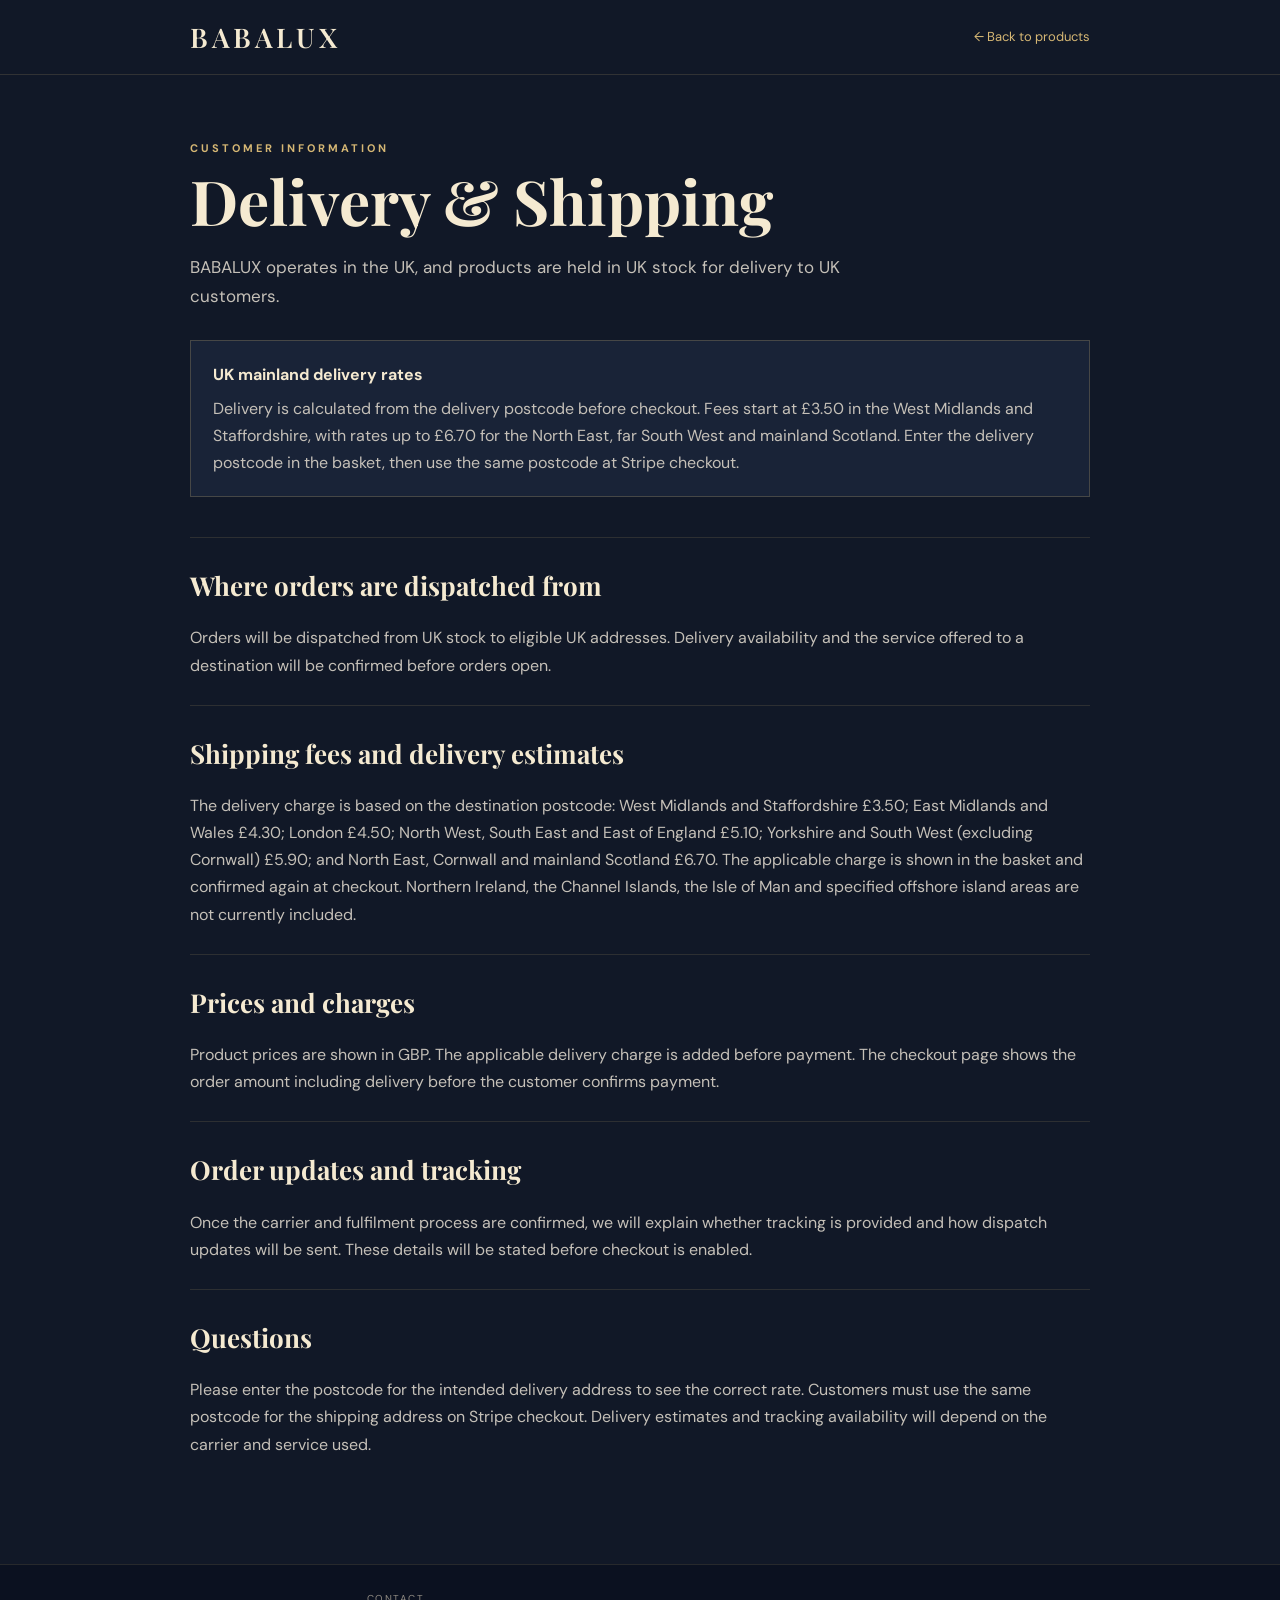
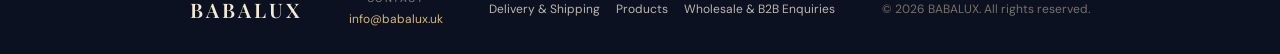
<file: shipping.html>
<!doctype html>
<html lang="en">
<head>
  <meta charset="utf-8">
  <meta name="viewport" content="width=device-width,initial-scale=1">
  <meta name="description" content="BABALUX delivery and shipping information for UK customers.">
  <title>Delivery & Shipping | BABALUX</title>
  <link rel="preconnect" href="https://fonts.googleapis.com">
  <link rel="preconnect" href="https://fonts.gstatic.com" crossorigin>
  <link href="https://fonts.googleapis.com/css2?family=DM+Sans:wght@400;500;600;700&family=Playfair+Display:wght@500;600;700&display=swap" rel="stylesheet">
  <style>
    *{box-sizing:border-box}
    body{margin:0;background:#111827;color:#f4f0e8;font-family:"DM Sans",Arial,sans-serif;line-height:1.7}
    a{color:inherit;text-decoration:none}
    .container{width:min(900px,calc(100% - 36px));margin:auto}
    header{background:#111827;border-bottom:1px solid rgba(214,183,116,.16)}
    .nav{min-height:74px;display:flex;align-items:center;justify-content:space-between;gap:18px}
    .logo{font:600 27px "Playfair Display",Georgia,serif;letter-spacing:4px;color:#f5ead1}
    .back{color:#d6b774;font-size:13px}
    main{padding:64px 0 80px}
    .eyebrow{color:#d6b774;text-transform:uppercase;letter-spacing:3px;font-size:11px;font-weight:700}
    h1,h2{font-family:"Playfair Display",Georgia,serif;color:#f5ead1}
    h1{font-size:clamp(38px,7vw,62px);line-height:1.08;margin:10px 0 18px}
    h2{font-size:26px;margin:0 0 10px}
    p{color:#c5c0b8}
    .intro{font-size:17px;max-width:720px;margin-bottom:30px}
    .status{border:1px solid rgba(214,183,116,.24);background:#192337;padding:20px 22px;margin:28px 0 40px}
    .status strong{display:block;color:#f5ead1;margin-bottom:6px}
    .status p{margin:0}
    .policy-section{padding:26px 0;border-top:1px solid rgba(214,183,116,.14)}
    .policy-section p:last-child{margin-bottom:0}
    .policy-section a{color:#d6b774;text-decoration:underline;text-underline-offset:3px}
    footer{border-top:1px solid rgba(214,183,116,.14);padding:25px 0;background:#0b1120}
    .footer-inner{display:flex;justify-content:space-between;align-items:center;gap:16px;flex-wrap:wrap}
    .footer-logo{font:600 20px "Playfair Display",Georgia,serif;letter-spacing:3px;color:#f5ead1}
    .footer-links{display:flex;gap:16px;flex-wrap:wrap;font-size:12px;color:#bdb6aa}
    .footer-links a:hover{color:#d6b774}
    .copyright{font-size:12px;color:#777168}
    @media(max-width:600px){.nav{min-height:64px}.logo{font-size:22px}.back{font-size:12px}main{padding:44px 0 58px}.intro{font-size:15px}.status{padding:16px}.footer-inner{flex-direction:column;text-align:center}}
  .footer-contact{display:flex;flex-direction:column;gap:2px;color:#bdb6aa;font-size:12px;text-align:center}.footer-contact span{color:#8f8a82;text-transform:uppercase;letter-spacing:1.5px;font-size:10px}.footer-contact a{color:#d6b774}.footer-contact a:hover{text-decoration:underline}@media(max-width:700px){.footer-contact{order:2}}\n</style>
</head>
<body>
  <header>
    <div class="container nav">
      <a class="logo" href="index.html">BABALUX</a>
      <a class="back" href="index.html#products">← Back to products</a>
    </div>
  </header>
  <main class="container">
    <div class="eyebrow">Customer information</div>
    <h1>Delivery & Shipping</h1>
    <p class="intro">BABALUX operates in the UK, and products are held in UK stock for delivery to UK customers.</p>

    <div class="status">
      <strong>UK mainland delivery rates</strong>
      <p>Delivery is calculated from the delivery postcode before checkout. Fees start at £3.50 in the West Midlands and Staffordshire, with rates up to £6.70 for the North East, far South West and mainland Scotland. Enter the delivery postcode in the basket, then use the same postcode at Stripe checkout.</p>
    </div>

    <section class="policy-section">
      <h2>Where orders are dispatched from</h2>
      <p>Orders will be dispatched from UK stock to eligible UK addresses. Delivery availability and the service offered to a destination will be confirmed before orders open.</p>
    </section>

    <section class="policy-section">
      <h2>Shipping fees and delivery estimates</h2>
      <p>The delivery charge is based on the destination postcode: West Midlands and Staffordshire £3.50; East Midlands and Wales £4.30; London £4.50; North West, South East and East of England £5.10; Yorkshire and South West (excluding Cornwall) £5.90; and North East, Cornwall and mainland Scotland £6.70. The applicable charge is shown in the basket and confirmed again at checkout. Northern Ireland, the Channel Islands, the Isle of Man and specified offshore island areas are not currently included.</p>
    </section>

    <section class="policy-section">
      <h2>Prices and charges</h2>
      <p>Product prices are shown in GBP. The applicable delivery charge is added before payment. The checkout page shows the order amount including delivery before the customer confirms payment.</p>
    </section>

    <section class="policy-section">
      <h2>Order updates and tracking</h2>
      <p>Once the carrier and fulfilment process are confirmed, we will explain whether tracking is provided and how dispatch updates will be sent. These details will be stated before checkout is enabled.</p>
    </section>

    <section class="policy-section">
      <h2>Questions</h2>
      <p>Please enter the postcode for the intended delivery address to see the correct rate. Customers must use the same postcode for the shipping address on Stripe checkout. Delivery estimates and tracking availability will depend on the carrier and service used.</p>
    </section>
  </main>
  <footer>
    <div class="container footer-inner">
      <div class="footer-logo">BABALUX</div><div class="footer-contact"><span>Contact</span> <a href="mailto:info@babalux.uk">info@babalux.uk</a></div>
      <nav class="footer-links" aria-label="Footer links"><a href="shipping.html">Delivery & Shipping</a><a href="index.html#products">Products</a><a href="wholesale.html">Wholesale &amp; B2B Enquiries</a></nav>
      <div class="copyright">© 2026 BABALUX. All rights reserved.</div>
    </div>
  </footer>
</body>
</html>
</file>
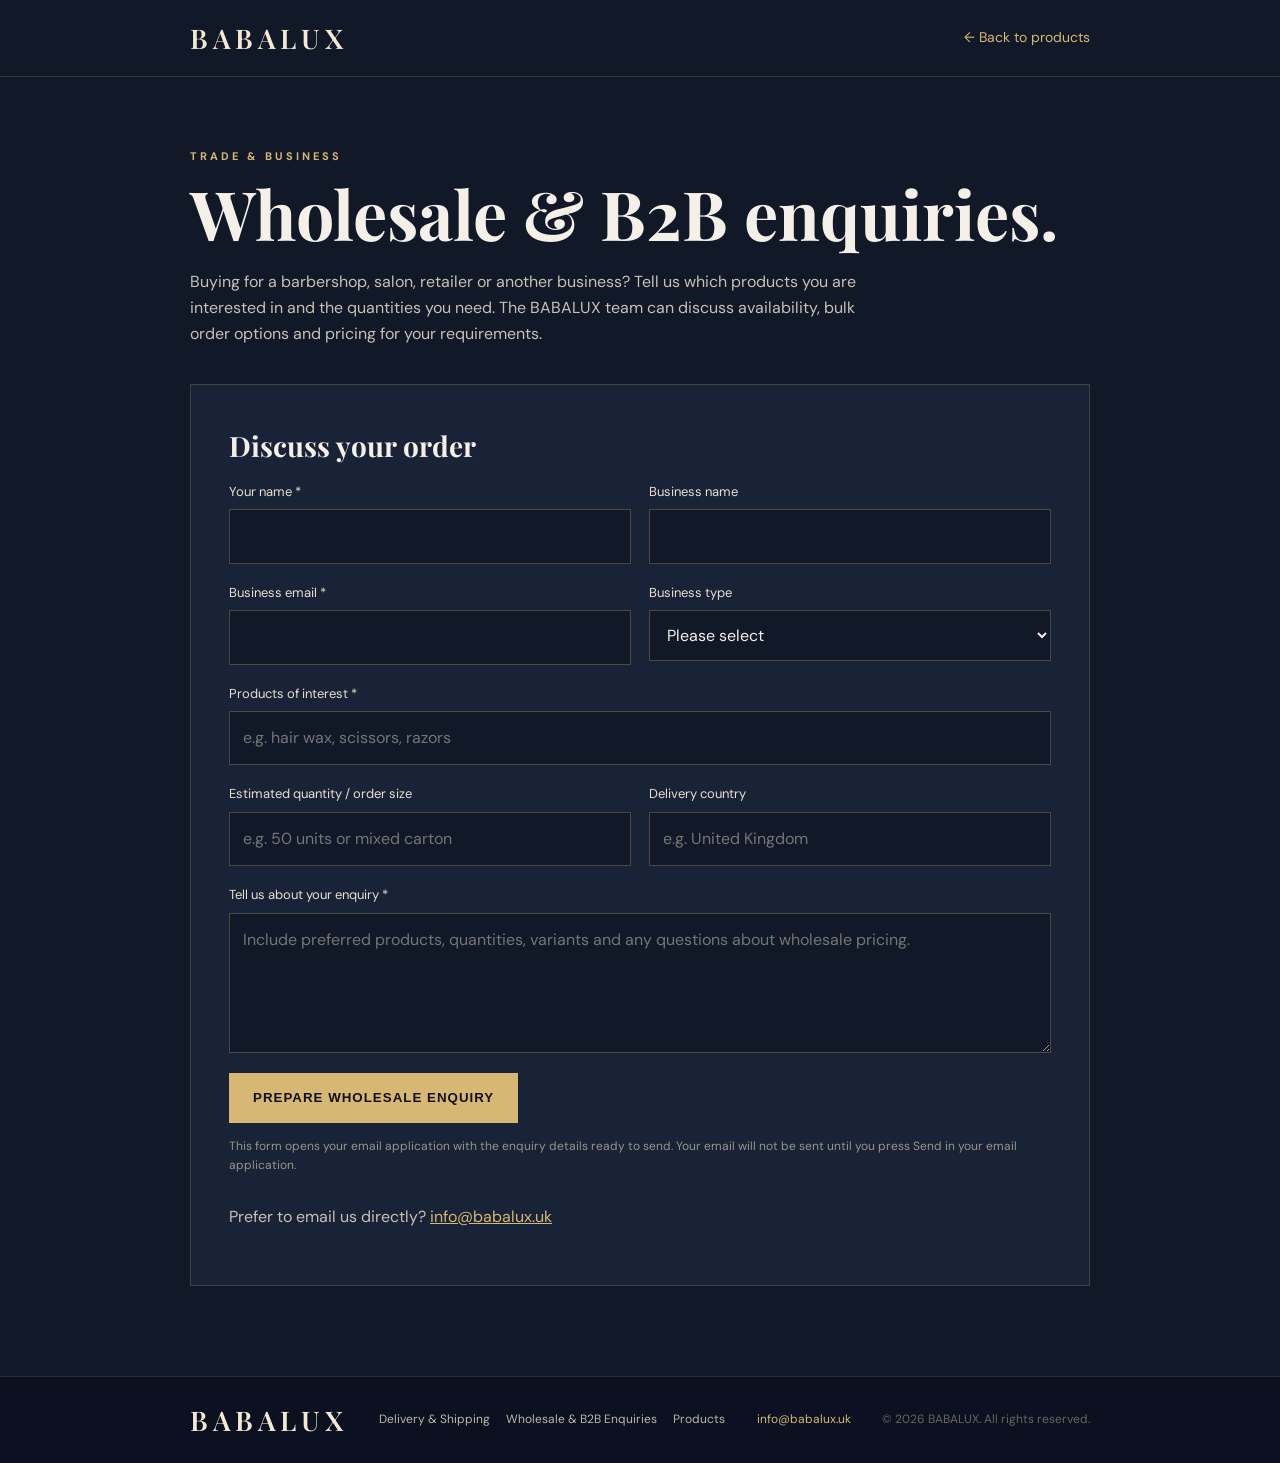
<file: wholesale.html>
<!doctype html>
<html lang="en">
<head>
<meta charset="utf-8">
<meta name="viewport" content="width=device-width,initial-scale=1">
<title>Wholesale &amp; B2B Enquiries | BABALUX</title>
<meta name="description" content="Contact BABALUX to discuss wholesale grooming products, bulk quantities and business pricing.">
<link rel="preconnect" href="https://fonts.googleapis.com">
<link rel="preconnect" href="https://fonts.gstatic.com" crossorigin>
<link href="https://fonts.googleapis.com/css2?family=DM+Sans:wght@400;500;600;700&family=Playfair+Display:wght@500;600;700&display=swap" rel="stylesheet">
<style>
*{box-sizing:border-box}body{margin:0;background:#111827;color:#f4f0e8;font-family:"DM Sans",Arial,sans-serif;line-height:1.65}a{color:inherit;text-decoration:none}.container{width:min(900px,calc(100% - 36px));margin:auto}header{background:#111827;border-bottom:1px solid rgba(214,183,116,.2)}.nav{min-height:76px;display:flex;align-items:center;justify-content:space-between;gap:20px}.logo,.footer-logo{font:600 27px "Playfair Display",Georgia,serif;letter-spacing:5px;color:#f5ead1}.nav a:last-child{color:#d6b774;font-size:14px}main{padding:70px 0 90px}.eyebrow{color:#d6b774;text-transform:uppercase;letter-spacing:3px;font-size:11px;font-weight:700}h1,h2{font-family:"Playfair Display",Georgia,serif}h1{font-size:clamp(40px,7vw,68px);line-height:1.05;margin:12px 0 20px}h2{font-size:28px;margin:0 0 12px}.intro{color:#c8c1b5;max-width:680px;margin-bottom:36px}.panel{background:#192337;border:1px solid rgba(214,183,116,.2);padding:clamp(20px,5vw,38px)}.grid{display:grid;grid-template-columns:1fr 1fr;gap:18px}.field{display:flex;flex-direction:column;gap:7px}.field.full{grid-column:1/-1}label{font-size:13px;color:#e8dfcf}input,select,textarea{width:100%;background:#111827;color:#f4f0e8;border:1px solid rgba(214,183,116,.3);padding:13px;font:inherit;border-radius:0}textarea{min-height:140px;resize:vertical}input:focus,select:focus,textarea:focus{outline:2px solid #d6b774;outline-offset:2px}.button{display:inline-flex;align-items:center;justify-content:center;min-height:50px;padding:0 24px;background:#d6b774;color:#111;font-weight:700;text-transform:uppercase;letter-spacing:1px;border:0;cursor:pointer;margin-top:20px}.note{font-size:12px;color:#99938a;margin-top:14px}.email-line{margin-top:28px;color:#c8c1b5}.email-line a{color:#d6b774;text-decoration:underline}footer{border-top:1px solid rgba(214,183,116,.15);background:#0B1120;padding:25px 0}.footer-inner{display:flex;align-items:center;justify-content:space-between;gap:18px;flex-wrap:wrap}.footer-links{display:flex;gap:16px;flex-wrap:wrap;font-size:12px;color:#bdb6aa}.footer-links a:hover{color:#d6b774}.footer-contact{font-size:12px;color:#d6b774}.copyright{font-size:12px;color:#69655f}@media(max-width:600px){.nav{min-height:64px}.logo{font-size:22px;letter-spacing:3px}.nav a:last-child{font-size:12px}main{padding:48px 0 60px}.grid{grid-template-columns:1fr}.field.full{grid-column:auto}.footer-inner{flex-direction:column;text-align:center}}
</style>
</head>
<body>
<header><div class="container nav"><a class="logo" href="index.html">BABALUX</a><a href="index.html#products">← Back to products</a></div></header>
<main class="container">
<div class="eyebrow">Trade &amp; Business</div>
<h1>Wholesale &amp; B2B enquiries.</h1>
<p class="intro">Buying for a barbershop, salon, retailer or another business? Tell us which products you are interested in and the quantities you need. The BABALUX team can discuss availability, bulk order options and pricing for your requirements.</p>
<section class="panel" aria-labelledby="enquiry-title">
<h2 id="enquiry-title">Discuss your order</h2>
<form id="wholesale-form">
<div class="grid">
<div class="field"><label for="name">Your name *</label><input id="name" name="name" autocomplete="name" required></div>
<div class="field"><label for="business">Business name</label><input id="business" name="business" autocomplete="organization"></div>
<div class="field"><label for="email">Business email *</label><input id="email" name="email" type="email" autocomplete="email" required></div>
<div class="field"><label for="business-type">Business type</label><select id="business-type" name="business-type"><option value="">Please select</option><option>Barbershop</option><option>Hair salon</option><option>Retailer / distributor</option><option>Online store</option><option>Other business</option></select></div>
<div class="field full"><label for="products">Products of interest *</label><input id="products" name="products" placeholder="e.g. hair wax, scissors, razors" required></div>
<div class="field"><label for="quantity">Estimated quantity / order size</label><input id="quantity" name="quantity" placeholder="e.g. 50 units or mixed carton"></div>
<div class="field"><label for="country">Delivery country</label><input id="country" name="country" autocomplete="country-name" placeholder="e.g. United Kingdom"></div>
<div class="field full"><label for="message">Tell us about your enquiry *</label><textarea id="message" name="message" placeholder="Include preferred products, quantities, variants and any questions about wholesale pricing." required></textarea></div>
</div>
<button class="button" type="submit">Prepare wholesale enquiry</button>
<p class="note">This form opens your email application with the enquiry details ready to send. Your email will not be sent until you press Send in your email application.</p>
</form>
<p class="email-line">Prefer to email us directly? <a href="mailto:info@babalux.uk">info@babalux.uk</a></p>
</section>
</main>
<footer><div class="container footer-inner"><div class="footer-logo">BABALUX</div><nav class="footer-links" aria-label="Footer links"><a href="shipping.html">Delivery &amp; Shipping</a><a href="wholesale.html">Wholesale &amp; B2B Enquiries</a><a href="index.html#products">Products</a></nav><div class="footer-contact"><a href="mailto:info@babalux.uk">info@babalux.uk</a></div><div class="copyright">© 2026 BABALUX. All rights reserved.</div></div></footer>
<script>
document.getElementById("wholesale-form").addEventListener("submit",function(event){
event.preventDefault();
const form=event.currentTarget;
const data=new FormData(form);
const fields=[["Name","name"],["Business","business"],["Email","email"],["Business type","business-type"],["Products of interest","products"],["Estimated quantity / order size","quantity"],["Delivery country","country"],["Enquiry","message"]];
const body=fields.map(function(field){return field[0]+": "+(String(data.get(field[1])||"").trim()||"Not provided");}).join("\n\n");
const subject="BABALUX Wholesale & B2B Enquiry";
window.location.href="mailto:info@babalux.uk?subject="+encodeURIComponent(subject)+"&body="+encodeURIComponent(body);
});
</script>
</body>
</html>
</file>
